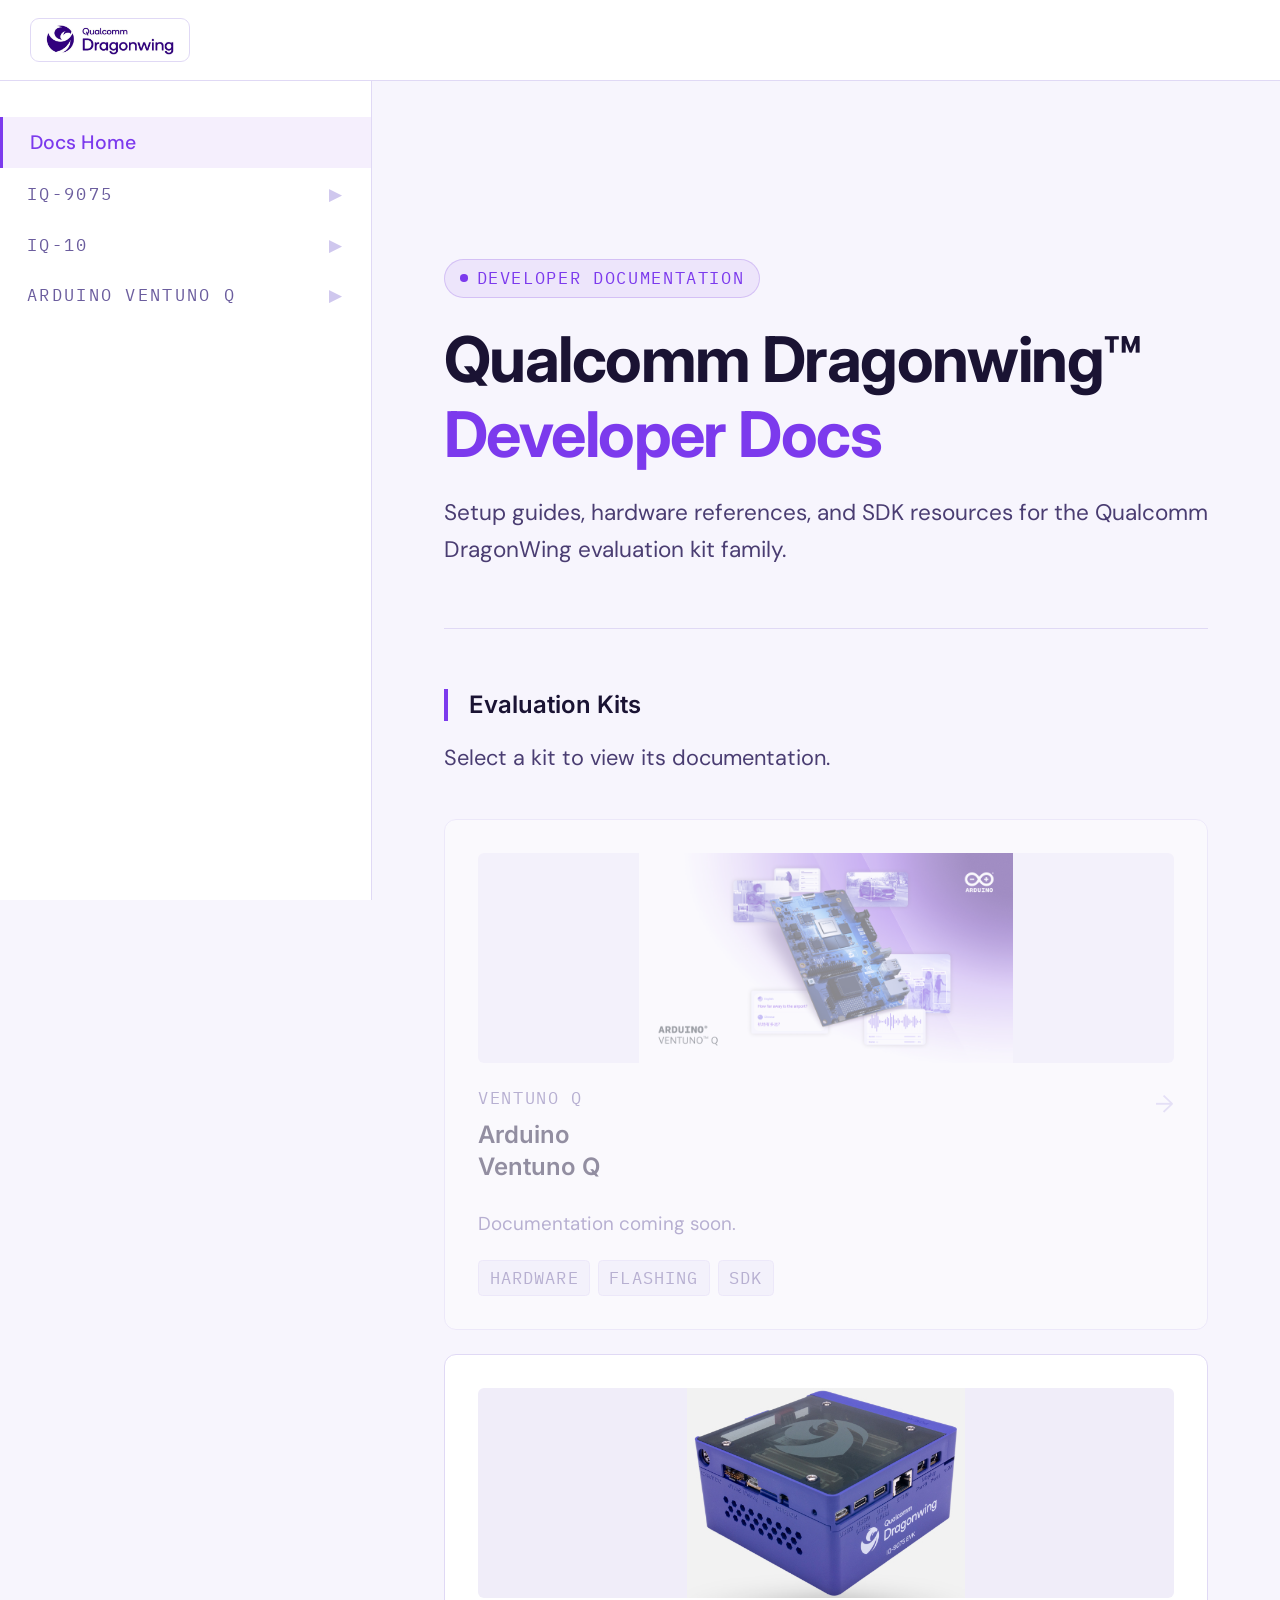
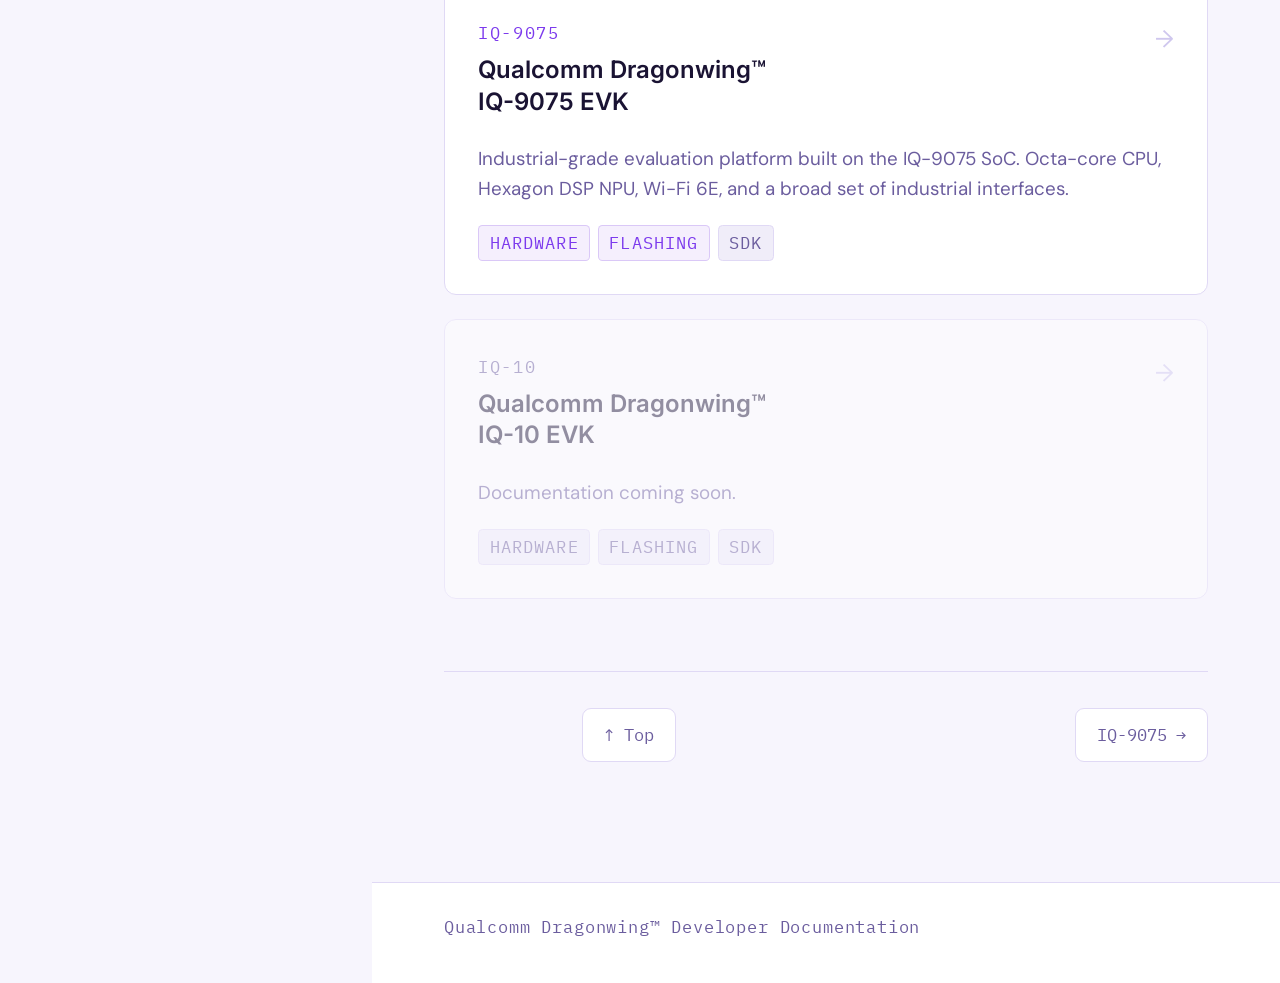
<file: index.html>
<!DOCTYPE html>
<html lang="en">
<head>
  <meta charset="UTF-8">
  <meta name="viewport" content="width=device-width, initial-scale=1.0">
  <title>DragonWing Developer Docs</title>
  <link rel="stylesheet" href="assets/css/docs.css">
</head>
<body>

<!-- Top Nav -->
<nav class="topnav">
  <a class="topnav-brand" href="index.html">
    <img class="topnav-logo" src="old_website_pages/Qualcomm-Dragonwing-logo.jpeg" alt="Qualcomm Dragonwing">
  </a>
  <button class="topnav-hamburger" id="hamburger">☰</button>
</nav>

<div class="page-layout">

  <!-- Sidebar -->
  <nav class="sidebar" id="sidebar"></nav>

  <!-- Main -->
  <div class="main-wrap">
    <main class="main-content">

      <div class="home-hero">
        <div class="chip">Developer Documentation</div>
        <h1>Qualcomm Dragonwing™<br><em>Developer Docs</em></h1>
        <p class="page-subtitle">
          Setup guides, hardware references, and SDK resources for the Qualcomm DragonWing evaluation kit family.
        </p>
      </div>

      <hr class="divider" style="margin-top: 0;">

      <h3>Evaluation Kits</h3>
      <p>Select a kit to view its documentation.</p>

      <div class="kit-grid">

                <!-- Arduino Ventuno Q -->
        <div class="kit-card disabled">
          <img class="kit-card-img" src="old_website_pages/ventunoQ.jpeg" alt="IQ-9075 EVK box">
          <div class="kit-card-header">
            <div>
              <div class="kit-name">Ventuno Q</div>
              <div class="kit-title">Arduino<br>Ventuno Q</div>
            </div>
            <span class="kit-arrow">→</span>
          </div>
          <p class="kit-desc">
            Documentation coming soon.
          </p>
          <div class="kit-tags">
            <span class="kit-tag">Hardware</span>
            <span class="kit-tag">Flashing</span>
            <span class="kit-tag">SDK</span>
          </div>
        </div>


        <!-- IQ-9075 -->
        <a class="kit-card" href="iq9/index.html">
          <img class="kit-card-img" src="old_website_pages/9075-EVK-Box.jpg" alt="IQ-9075 EVK box">
          <div class="kit-card-header">
            <div>
              <div class="kit-name">IQ-9075</div>
              <div class="kit-title">Qualcomm Dragonwing™<br>IQ-9075 EVK</div>
            </div>
            <span class="kit-arrow">→</span>
          </div>
          <p class="kit-desc">
            Industrial-grade evaluation platform built on the IQ-9075 SoC. Octa-core CPU, Hexagon DSP NPU, Wi-Fi 6E, and a broad set of industrial interfaces.
          </p>
          <div class="kit-tags">
            <span class="kit-tag active">Hardware</span>
            <span class="kit-tag active">Flashing</span>
            <span class="kit-tag">SDK</span>
          </div>
        </a>

        <!-- IQ-10 -->
        <div class="kit-card disabled">
          <div class="kit-card-header">
            <div>
              <div class="kit-name">IQ-10</div>
              <div class="kit-title">Qualcomm Dragonwing™<br>IQ-10 EVK</div>
            </div>
            <span class="kit-arrow">→</span>
          </div>
          <p class="kit-desc">
            Documentation coming soon.
          </p>
          <div class="kit-tags">
            <span class="kit-tag">Hardware</span>
            <span class="kit-tag">Flashing</span>
            <span class="kit-tag">SDK</span>
          </div>
        </div>
        


      </div>

      <div class="bottom-nav">
        <span class="bottom-nav-spacer"></span>
        <a class="bottom-nav-link scroll-top" href="#" onclick="window.scrollTo({top:0,behavior:'smooth'});return false;">↑ Top</a>
        <a class="bottom-nav-link next" href="iq9/index.html"><span class="nav-label">IQ-9075</span> →</a>
      </div>

    </main>
  </div>
</div>

<footer class="page-footer">
  <p>Qualcomm Dragonwing™ Developer Documentation</p>
</footer>

<script>
  window.DOCS_ROOT    = '.';
  window.DOCS_NAV_KEY = 'home';
</script>
<script src="assets/js/nav.js"></script>
</body>
</html>
</file>
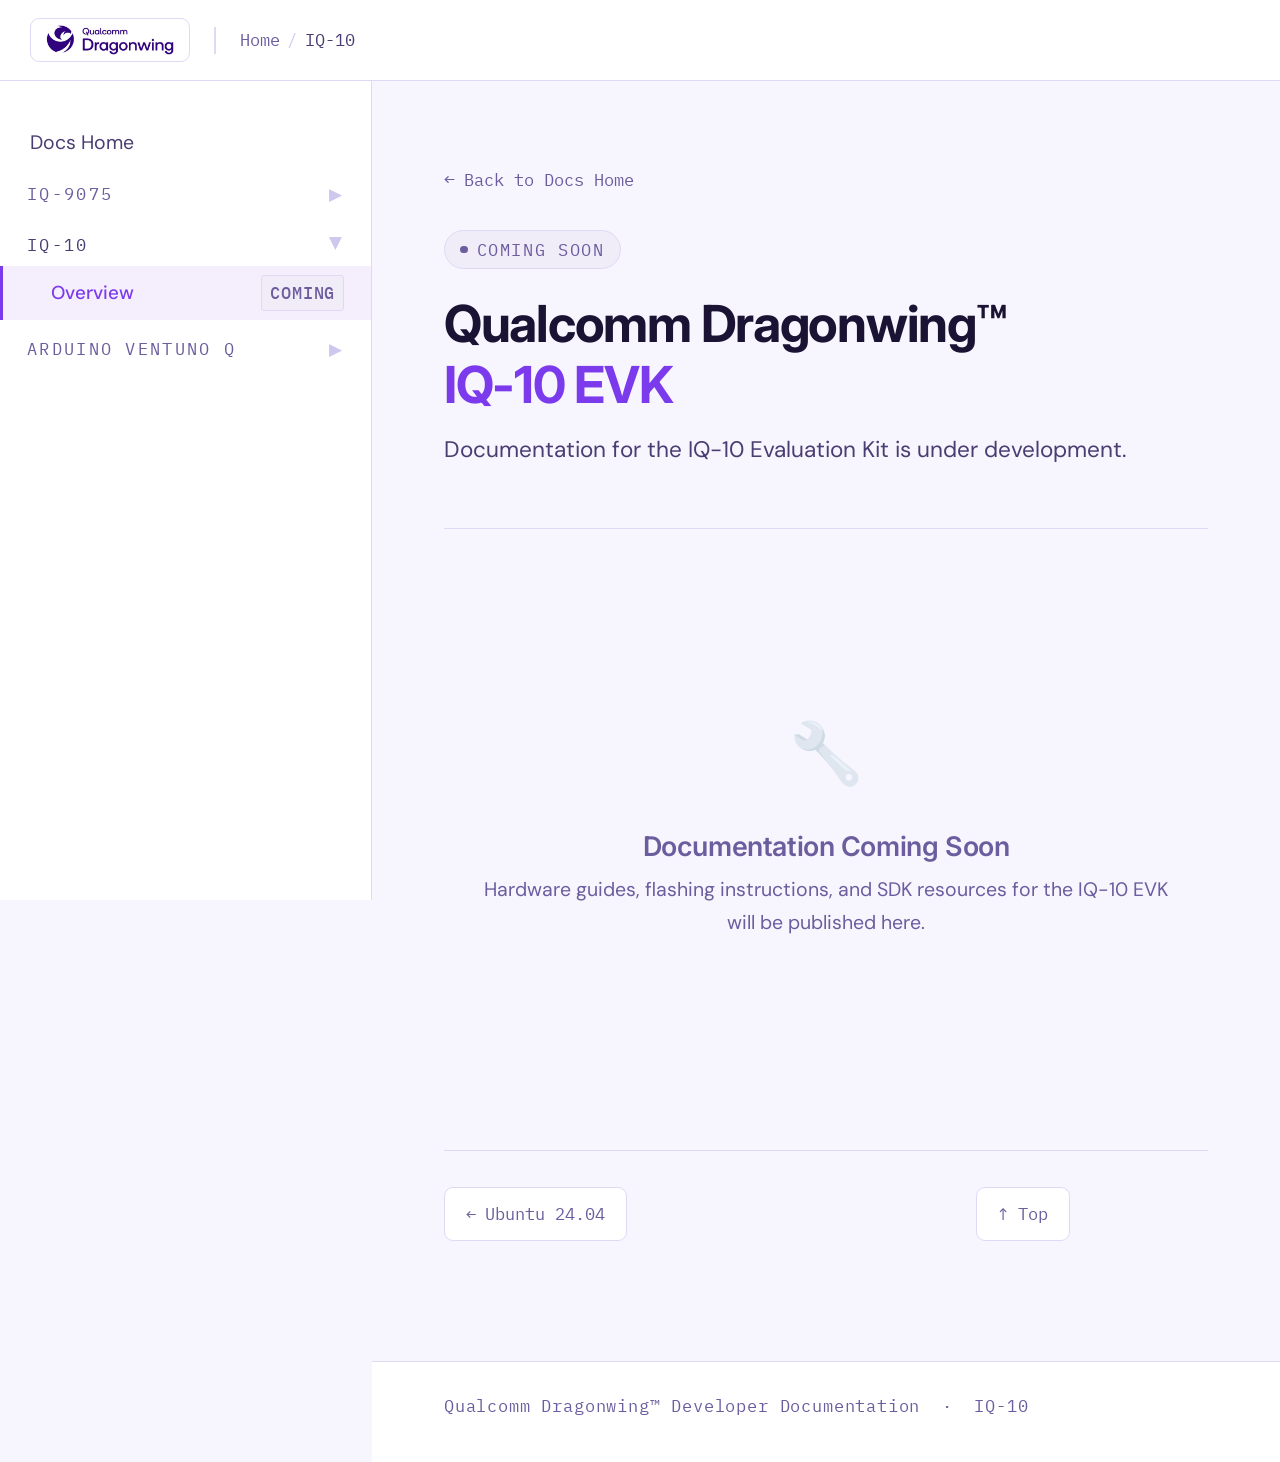
<file: iq10/index.html>
<!DOCTYPE html>
<html lang="en">
<head>
  <meta charset="UTF-8">
  <meta name="viewport" content="width=device-width, initial-scale=1.0">
  <title>IQ-10 EVK — DragonWing Docs</title>
  <link rel="stylesheet" href="../assets/css/docs.css">
</head>
<body>

<!-- Top Nav -->
<nav class="topnav">
  <a class="topnav-brand" href="../index.html">
    <img class="topnav-logo" src="../old_website_pages/Qualcomm-Dragonwing-logo.jpeg" alt="Qualcomm Dragonwing">
  </a>
  <div class="topnav-sep"></div>
  <div class="topnav-breadcrumb">
    <a href="../index.html">Home</a>
    <span class="crumb-sep">/</span>
    <span class="crumb-current">IQ-10</span>
  </div>
  <button class="topnav-hamburger" id="hamburger">☰</button>
</nav>

<div class="page-layout">

  <!-- Sidebar -->
  <nav class="sidebar" id="sidebar"></nav>

  <!-- Main -->
  <div class="main-wrap">
    <main class="main-content">

      <a class="back-btn" href="../index.html"><span class="back-arrow">←</span> Back to Docs Home</a>

      <div class="page-header">
        <div class="chip muted">Coming Soon</div>
        <h1>Qualcomm Dragonwing™<br><em>IQ-10 EVK</em></h1>
        <p class="page-subtitle">
          Documentation for the IQ-10 Evaluation Kit is under development.
        </p>
      </div>

      <div class="coming-soon">
        <div class="coming-soon-icon">🔧</div>
        <h2>Documentation Coming Soon</h2>
        <p>Hardware guides, flashing instructions, and SDK resources for the IQ-10 EVK will be published here.</p>
      </div>

      <div class="bottom-nav">
        <a class="bottom-nav-link prev" href="../iq9/flashing/ubuntu.html">← <span class="nav-label">Ubuntu 24.04</span></a>
        <a class="bottom-nav-link scroll-top" href="#" onclick="window.scrollTo({top:0,behavior:'smooth'});return false;">↑ Top</a>
        <span class="bottom-nav-spacer"></span>
      </div>

    </main>
  </div>
</div>

<footer class="page-footer">
  <p>Qualcomm Dragonwing™ Developer Documentation &nbsp;·&nbsp; IQ-10</p>
</footer>

<script>
  window.DOCS_ROOT    = '..';
  window.DOCS_NAV_KEY = 'iq10-overview';
</script>
<script src="../assets/js/nav.js"></script>
</body>
</html>
</file>
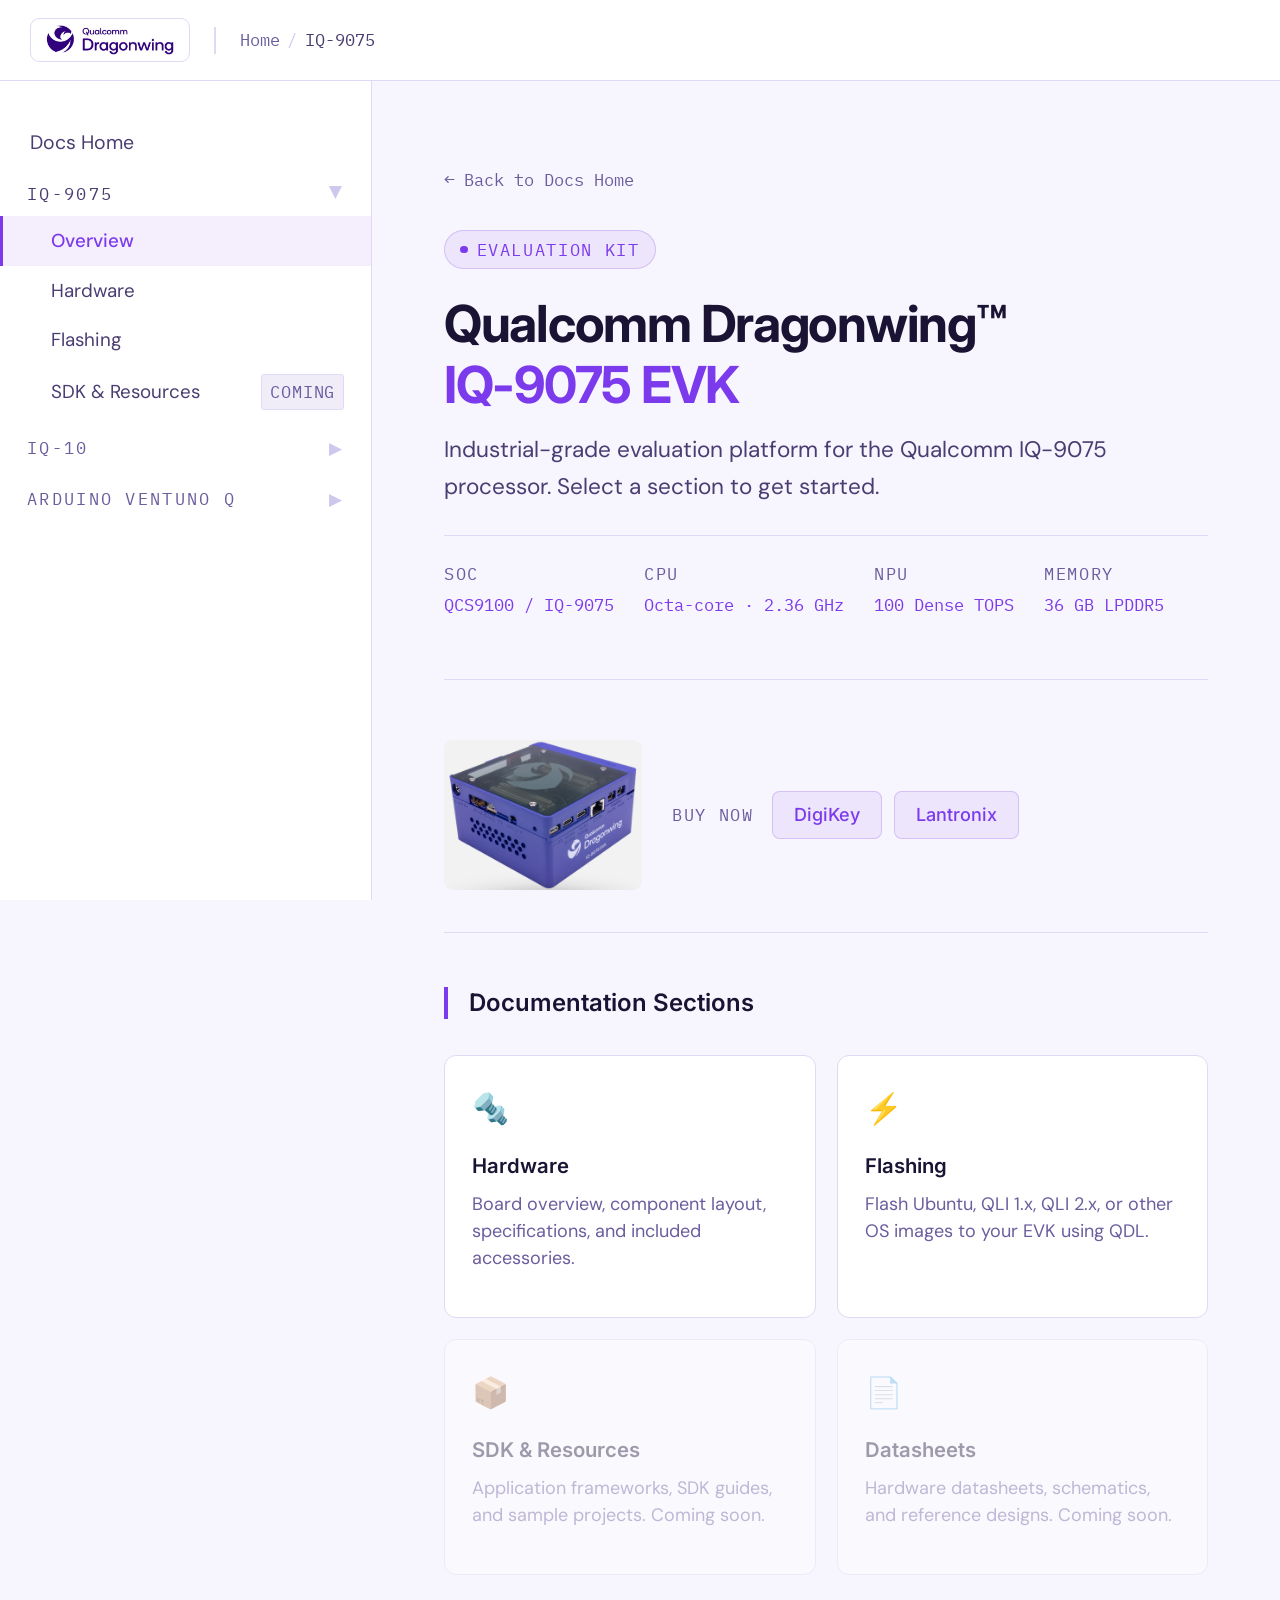
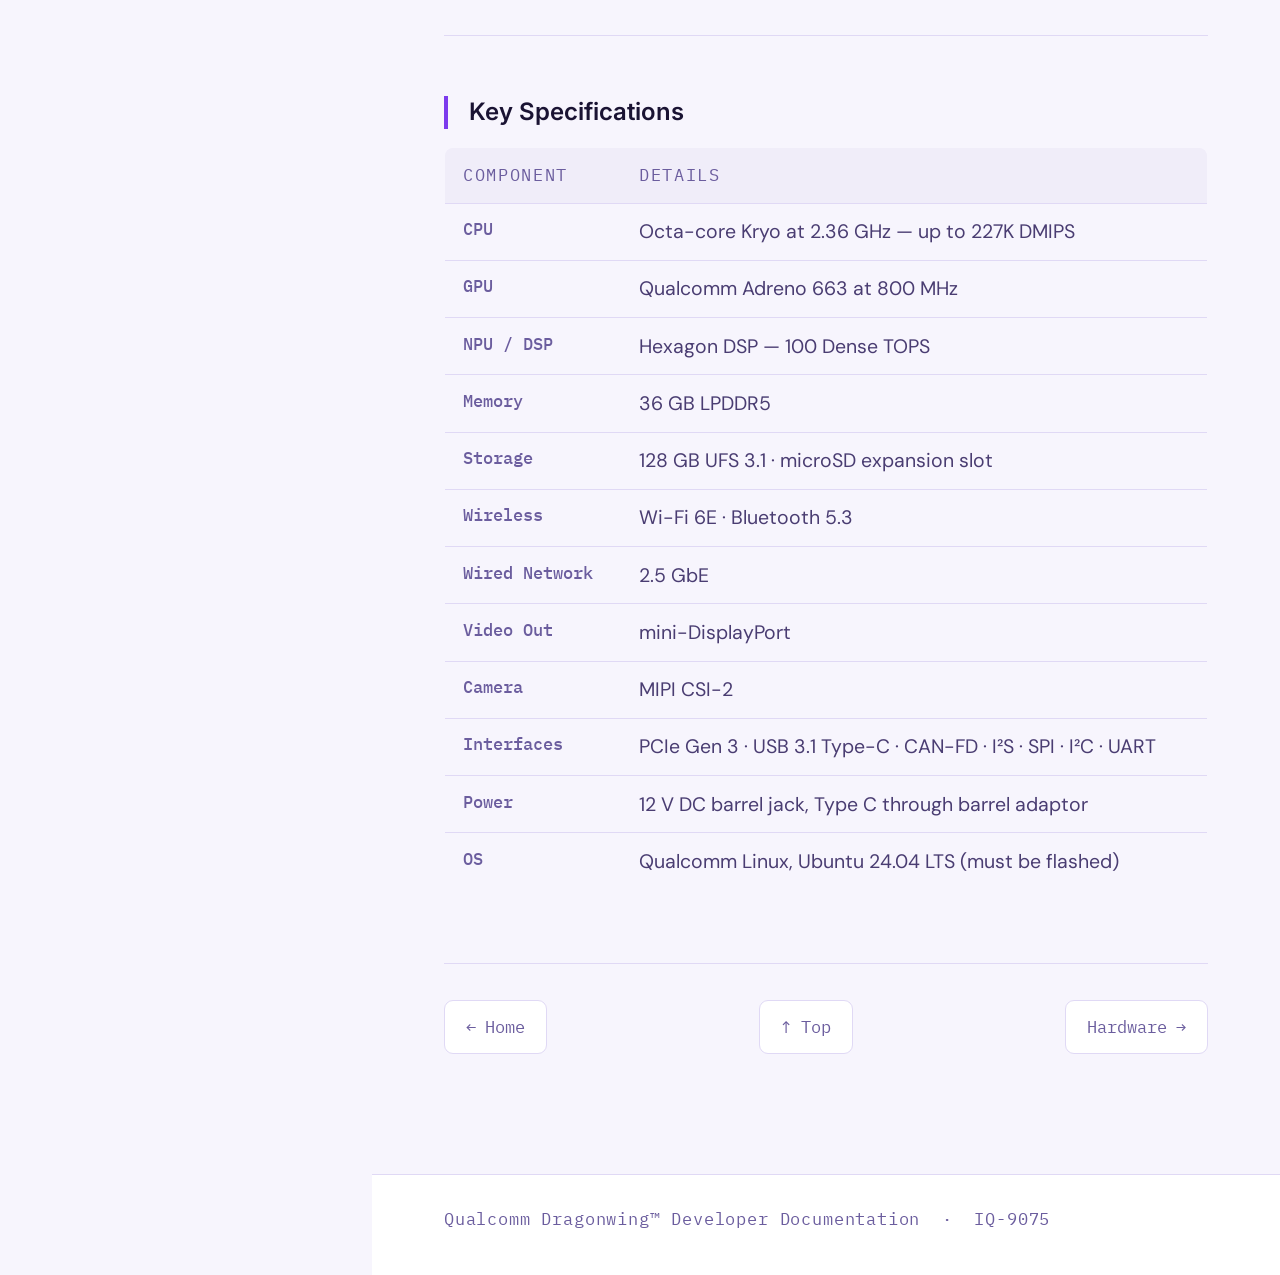
<file: iq9/index.html>
<!DOCTYPE html>
<html lang="en">
<head>
  <meta charset="UTF-8">
  <meta name="viewport" content="width=device-width, initial-scale=1.0">
  <title>IQ-9075 EVK — DragonWing Docs</title>
  <link rel="stylesheet" href="../assets/css/docs.css">
</head>
<body>

<!-- Top Nav -->
<nav class="topnav">
  <a class="topnav-brand" href="../index.html">
    <img class="topnav-logo" src="../old_website_pages/Qualcomm-Dragonwing-logo.jpeg" alt="Qualcomm Dragonwing">
  </a>
  <div class="topnav-sep"></div>
  <div class="topnav-breadcrumb">
    <a href="../index.html">Home</a>
    <span class="crumb-sep">/</span>
    <span class="crumb-current">IQ-9075</span>
  </div>
  <button class="topnav-hamburger" id="hamburger">☰</button>
</nav>

<div class="page-layout">

  <!-- Sidebar -->
  <nav class="sidebar" id="sidebar"></nav>

  <!-- Main -->
  <div class="main-wrap">
    <main class="main-content">

      <a class="back-btn" href="../index.html"><span class="back-arrow">←</span> Back to Docs Home</a>

      <div class="page-header">
        <div class="chip">Evaluation Kit</div>
        <h1>Qualcomm Dragonwing™<br><em>IQ-9075 EVK</em></h1>
        <p class="page-subtitle">
          Industrial-grade evaluation platform for the Qualcomm IQ-9075 processor. Select a section to get started.
        </p>
        <div class="meta-row">
          <div class="meta-item">
            <span class="meta-label">SoC</span>
            <span class="meta-value">QCS9100 / IQ-9075</span>
          </div>
          <div class="meta-item">
            <span class="meta-label">CPU</span>
            <span class="meta-value">Octa-core · 2.36 GHz</span>
          </div>
          <div class="meta-item">
            <span class="meta-label">NPU</span>
            <span class="meta-value">100 Dense TOPS</span>
          </div>
          <div class="meta-item">
            <span class="meta-label">Memory</span>
            <span class="meta-value">36 GB LPDDR5</span>
          </div>
        </div>
        <hr class="divider">
        <div style="display:flex; align-items:center; margin-top:16px; gap:20px;">
          <img src="../old_website_pages/9075-EVK-Box.jpg" alt="IQ-9075 EVK" style="height:100px; width:auto; object-fit:contain; border-radius:6px; flex-shrink:0;">
          <div class="buy-row" style="margin-top:0;">
            <span class="buy-label">Buy now</span>
            <a class="buy-btn" href="https://www.digikey.com/en/products/detail/qualcomm/65-75699-810/29182479" target="_blank">DigiKey</a>
            <a class="buy-btn" href="https://estore.lantronix.com/collections/product-development-kits/products/open-q-9075iq-evk" target="_blank">Lantronix</a>
          </div>
        </div>
      </div>

      <h3>Documentation Sections</h3>

      <div class="hub-grid">

        <a class="hub-card" href="hardware.html">
          <span class="hub-card-icon">🔩</span>
          <div class="hub-card-title">Hardware</div>
          <p class="hub-card-desc">Board overview, component layout, specifications, and included accessories.</p>
        </a>

        <a class="hub-card" href="flashing/index.html">
          <span class="hub-card-icon">⚡</span>
          <div class="hub-card-title">Flashing</div>
          <p class="hub-card-desc">Flash Ubuntu, QLI 1.x, QLI 2.x, or other OS images to your EVK using QDL.</p>
        </a>

        <div class="hub-card disabled">
          <span class="hub-card-icon">📦</span>
          <div class="hub-card-title">SDK &amp; Resources</div>
          <p class="hub-card-desc">Application frameworks, SDK guides, and sample projects. Coming soon.</p>
        </div>

        <div class="hub-card disabled">
          <span class="hub-card-icon">📄</span>
          <div class="hub-card-title">Datasheets</div>
          <p class="hub-card-desc">Hardware datasheets, schematics, and reference designs. Coming soon.</p>
        </div>

      </div>

      <hr class="divider">

      <h3>Key Specifications</h3>

      <table class="doc-table">
        <thead>
          <tr>
            <th>Component</th>
            <th>Details</th>
          </tr>
        </thead>
        <tbody>
          <tr><td>CPU</td><td>Octa-core Kryo at 2.36 GHz — up to 227K DMIPS</td></tr>
          <tr><td>GPU</td><td>Qualcomm Adreno 663 at 800 MHz</td></tr>
          <tr><td>NPU / DSP</td><td>Hexagon DSP — 100 Dense TOPS</td></tr>
          <tr><td>Memory</td><td>36 GB LPDDR5</td></tr>
          <tr><td>Storage</td><td>128 GB UFS 3.1 · microSD expansion slot</td></tr>
          <tr><td>Wireless</td><td>Wi-Fi 6E · Bluetooth 5.3</td></tr>
          <tr><td>Wired Network</td><td>2.5 GbE</td></tr>
          <tr><td>Video Out</td><td>mini-DisplayPort</td></tr>
          <tr><td>Camera</td><td>MIPI CSI-2</td></tr>
          <tr><td>Interfaces</td><td>PCIe Gen 3 · USB 3.1 Type-C · CAN-FD · I²S · SPI · I²C · UART</td></tr>
          <tr><td>Power</td><td>12 V DC barrel jack, Type C through barrel adaptor</td></tr>
          <tr><td>OS</td><td>Qualcomm Linux, Ubuntu 24.04 LTS (must be flashed)</td></tr>
        </tbody>
      </table>

      <div class="bottom-nav">
        <a class="bottom-nav-link prev" href="../index.html">← <span class="nav-label">Home</span></a>
        <a class="bottom-nav-link scroll-top" href="#" onclick="window.scrollTo({top:0,behavior:'smooth'});return false;">↑ Top</a>
        <a class="bottom-nav-link next" href="hardware.html"><span class="nav-label">Hardware</span> →</a>
      </div>

    </main>
  </div>
</div>

<footer class="page-footer">
  <p>Qualcomm Dragonwing™ Developer Documentation &nbsp;·&nbsp; IQ-9075</p>
</footer>

<script>
  window.DOCS_ROOT    = '..';
  window.DOCS_NAV_KEY = 'iq9-overview';
</script>
<script src="../assets/js/nav.js"></script>
</body>
</html>
</file>
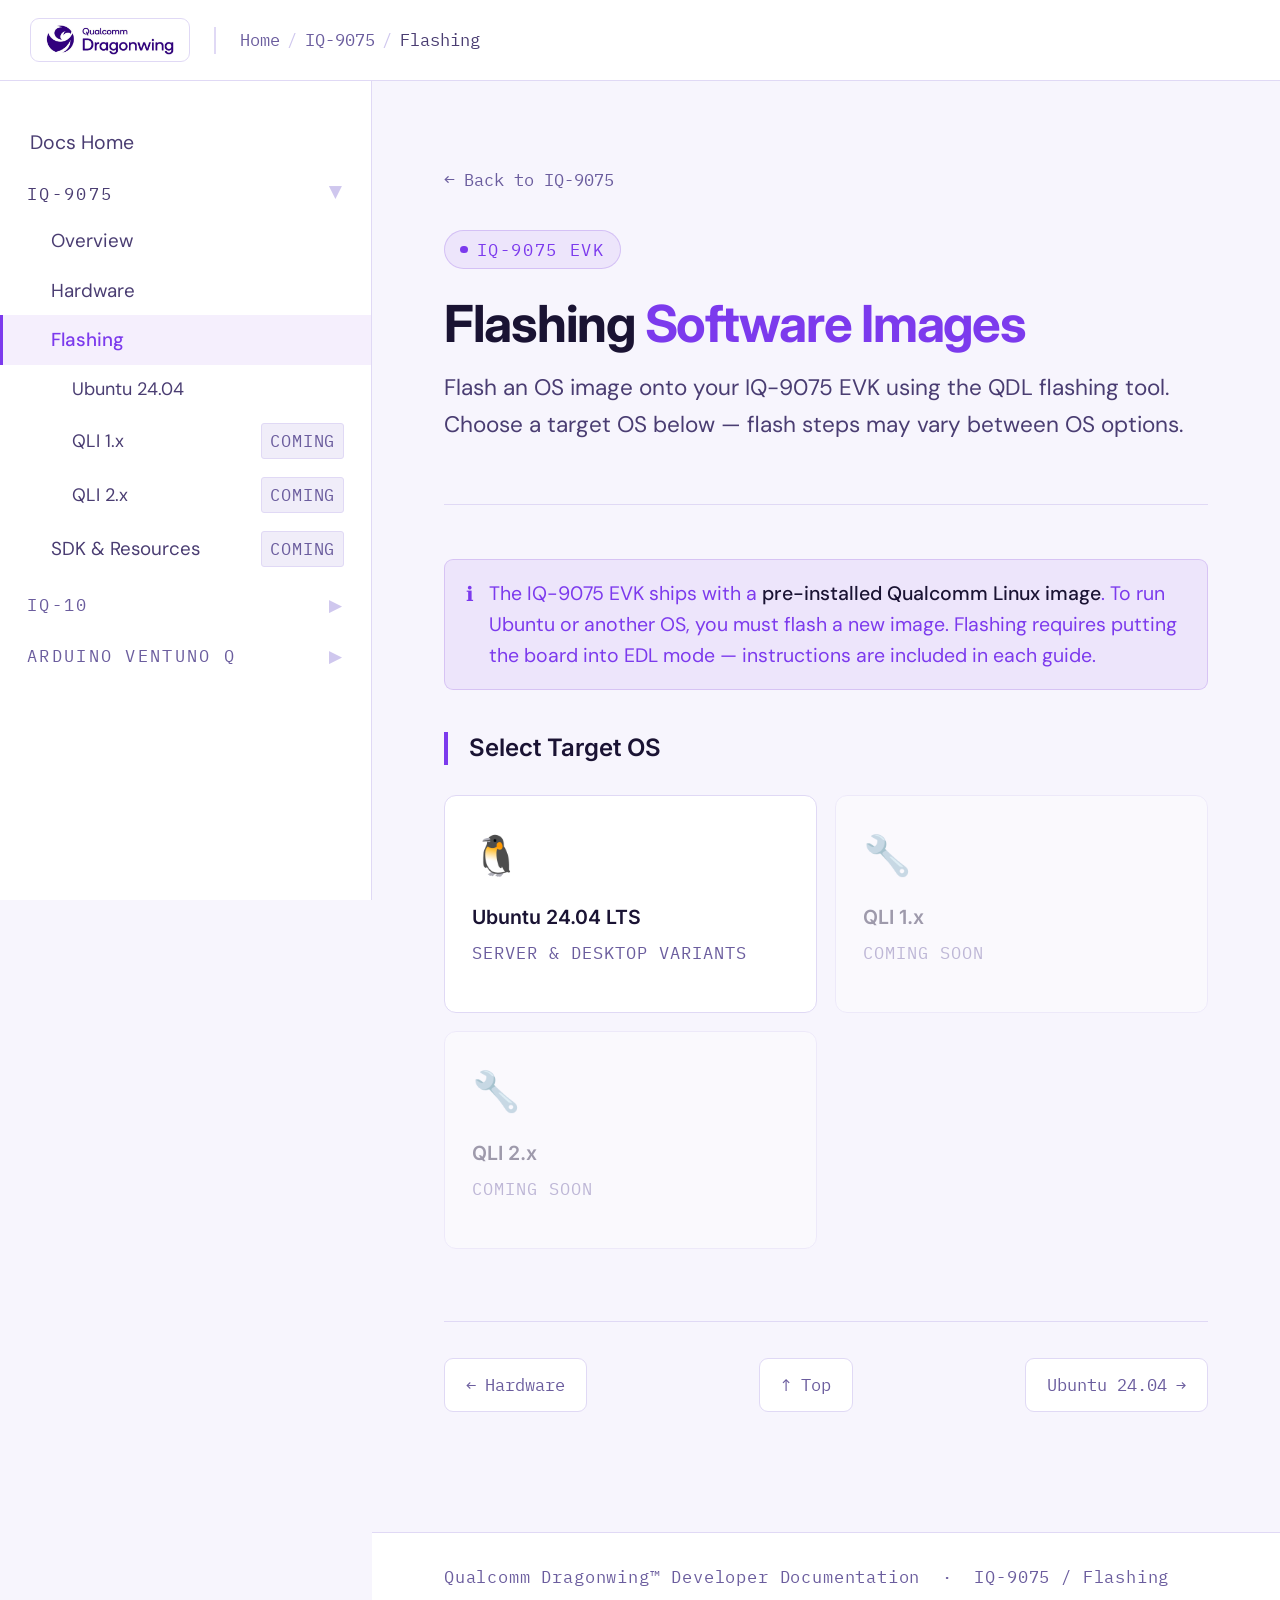
<file: iq9/flashing/index.html>
<!DOCTYPE html>
<html lang="en">
<head>
  <meta charset="UTF-8">
  <meta name="viewport" content="width=device-width, initial-scale=1.0">
  <title>Flashing — IQ-9075 EVK</title>
  <link rel="stylesheet" href="../../assets/css/docs.css">
</head>
<body>

<!-- Top Nav -->
<nav class="topnav">
  <a class="topnav-brand" href="../../index.html">
    <img class="topnav-logo" src="../../old_website_pages/Qualcomm-Dragonwing-logo.jpeg" alt="Qualcomm Dragonwing">
  </a>
  <div class="topnav-sep"></div>
  <div class="topnav-breadcrumb">
    <a href="../../index.html">Home</a>
    <span class="crumb-sep">/</span>
    <a href="../index.html">IQ-9075</a>
    <span class="crumb-sep">/</span>
    <span class="crumb-current">Flashing</span>
  </div>
  <button class="topnav-hamburger" id="hamburger">☰</button>
</nav>

<div class="page-layout">

  <!-- Sidebar -->
  <nav class="sidebar" id="sidebar"></nav>

  <!-- Main -->
  <div class="main-wrap">
    <main class="main-content">

      <a class="back-btn" href="../index.html"><span class="back-arrow">←</span> Back to IQ-9075</a>

      <div class="page-header">
        <div class="chip">IQ-9075 EVK</div>
        <h1>Flashing <em>Software Images</em></h1>
        <p class="page-subtitle">
          Flash an OS image onto your IQ-9075 EVK using the QDL flashing tool. Choose a target OS below — flash steps may vary between OS options.
        </p>
      </div>

      <div class="callout info">
        <span class="callout-icon">ℹ</span>
        <span>
          The IQ-9075 EVK ships with a <strong>pre-installed Qualcomm Linux image</strong>. To run Ubuntu or another OS, you must flash a new image. Flashing requires putting the board into EDL mode — instructions are included in each guide.
        </span>
      </div>

      <h3>Select Target OS</h3>

      <div class="os-grid">

        <a class="os-card" href="ubuntu.html">
          <div class="os-card-icon">🐧</div>
          <div class="os-card-name">Ubuntu 24.04 LTS</div>
          <p class="os-card-detail">SERVER &amp; DESKTOP VARIANTS</p>
        </a>

        <div class="os-card disabled">
          <div class="os-card-icon">🔧</div>
          <div class="os-card-name">QLI 1.x</div>
          <p class="os-card-detail">COMING SOON</p>
        </div>

        <div class="os-card disabled">
          <div class="os-card-icon">🔧</div>
          <div class="os-card-name">QLI 2.x</div>
          <p class="os-card-detail">COMING SOON</p>
        </div>

      </div>

      <div class="bottom-nav">
        <a class="bottom-nav-link prev" href="../hardware.html">← <span class="nav-label">Hardware</span></a>
        <a class="bottom-nav-link scroll-top" href="#" onclick="window.scrollTo({top:0,behavior:'smooth'});return false;">↑ Top</a>
        <a class="bottom-nav-link next" href="ubuntu.html"><span class="nav-label">Ubuntu 24.04</span> →</a>
      </div>

    </main>
  </div>
</div>

<footer class="page-footer">
  <p>Qualcomm Dragonwing™ Developer Documentation &nbsp;·&nbsp; IQ-9075 / Flashing</p>
</footer>

<script>
  window.DOCS_ROOT    = '../..';
  window.DOCS_NAV_KEY = 'iq9-flashing';
</script>
<script src="../../assets/js/nav.js"></script>
</body>
</html>
</file>
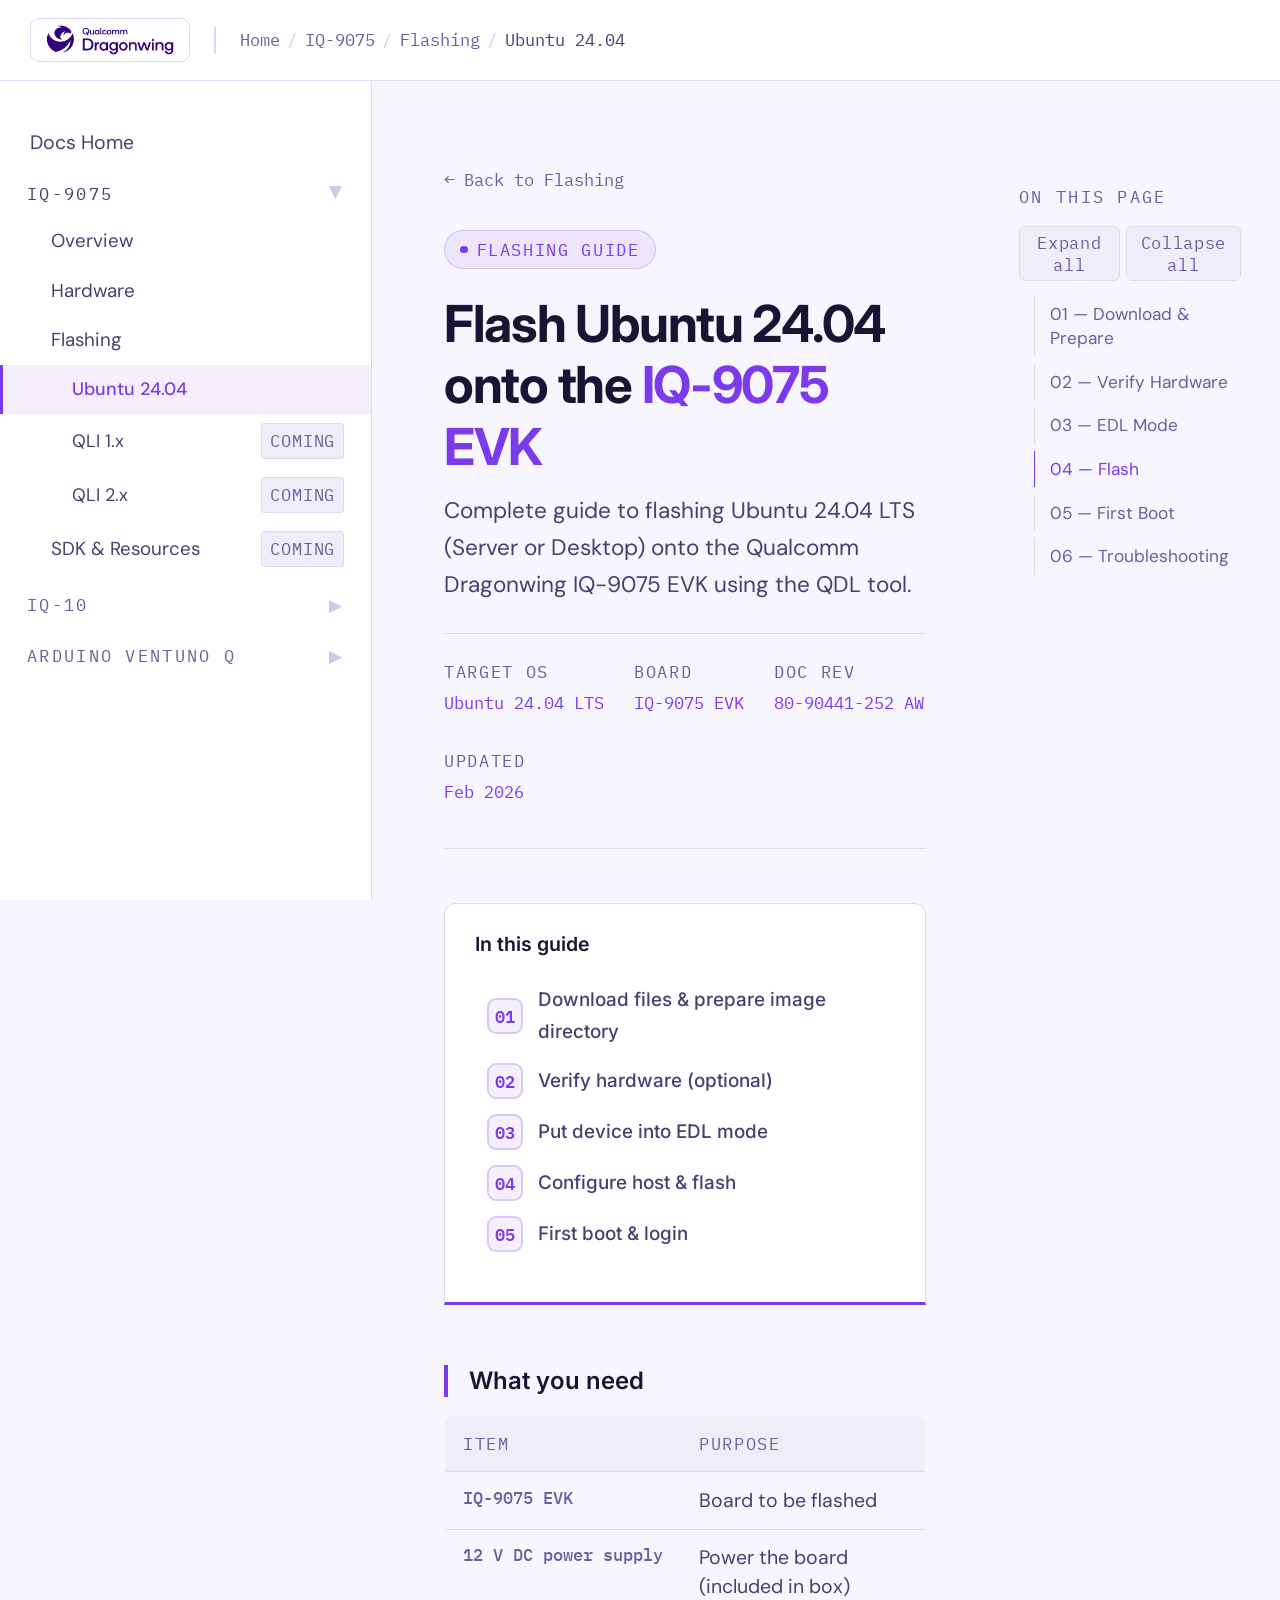
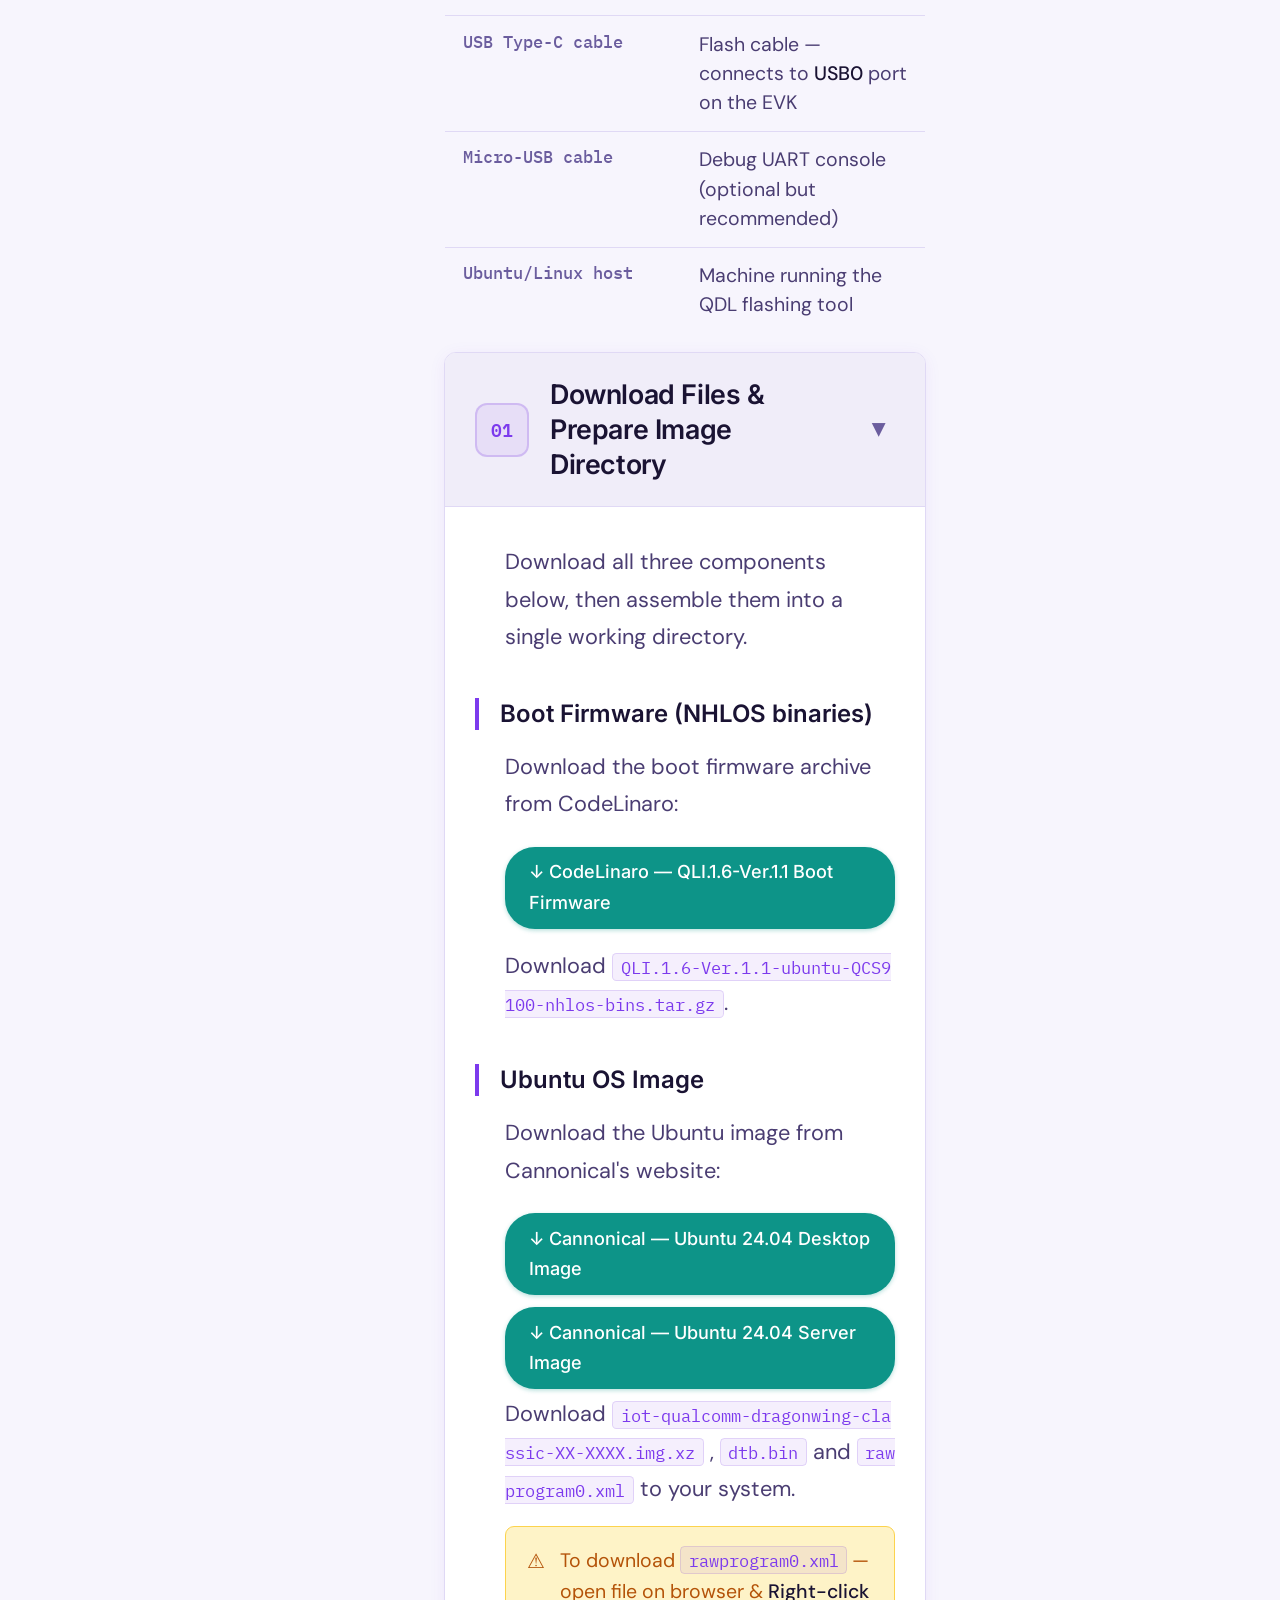
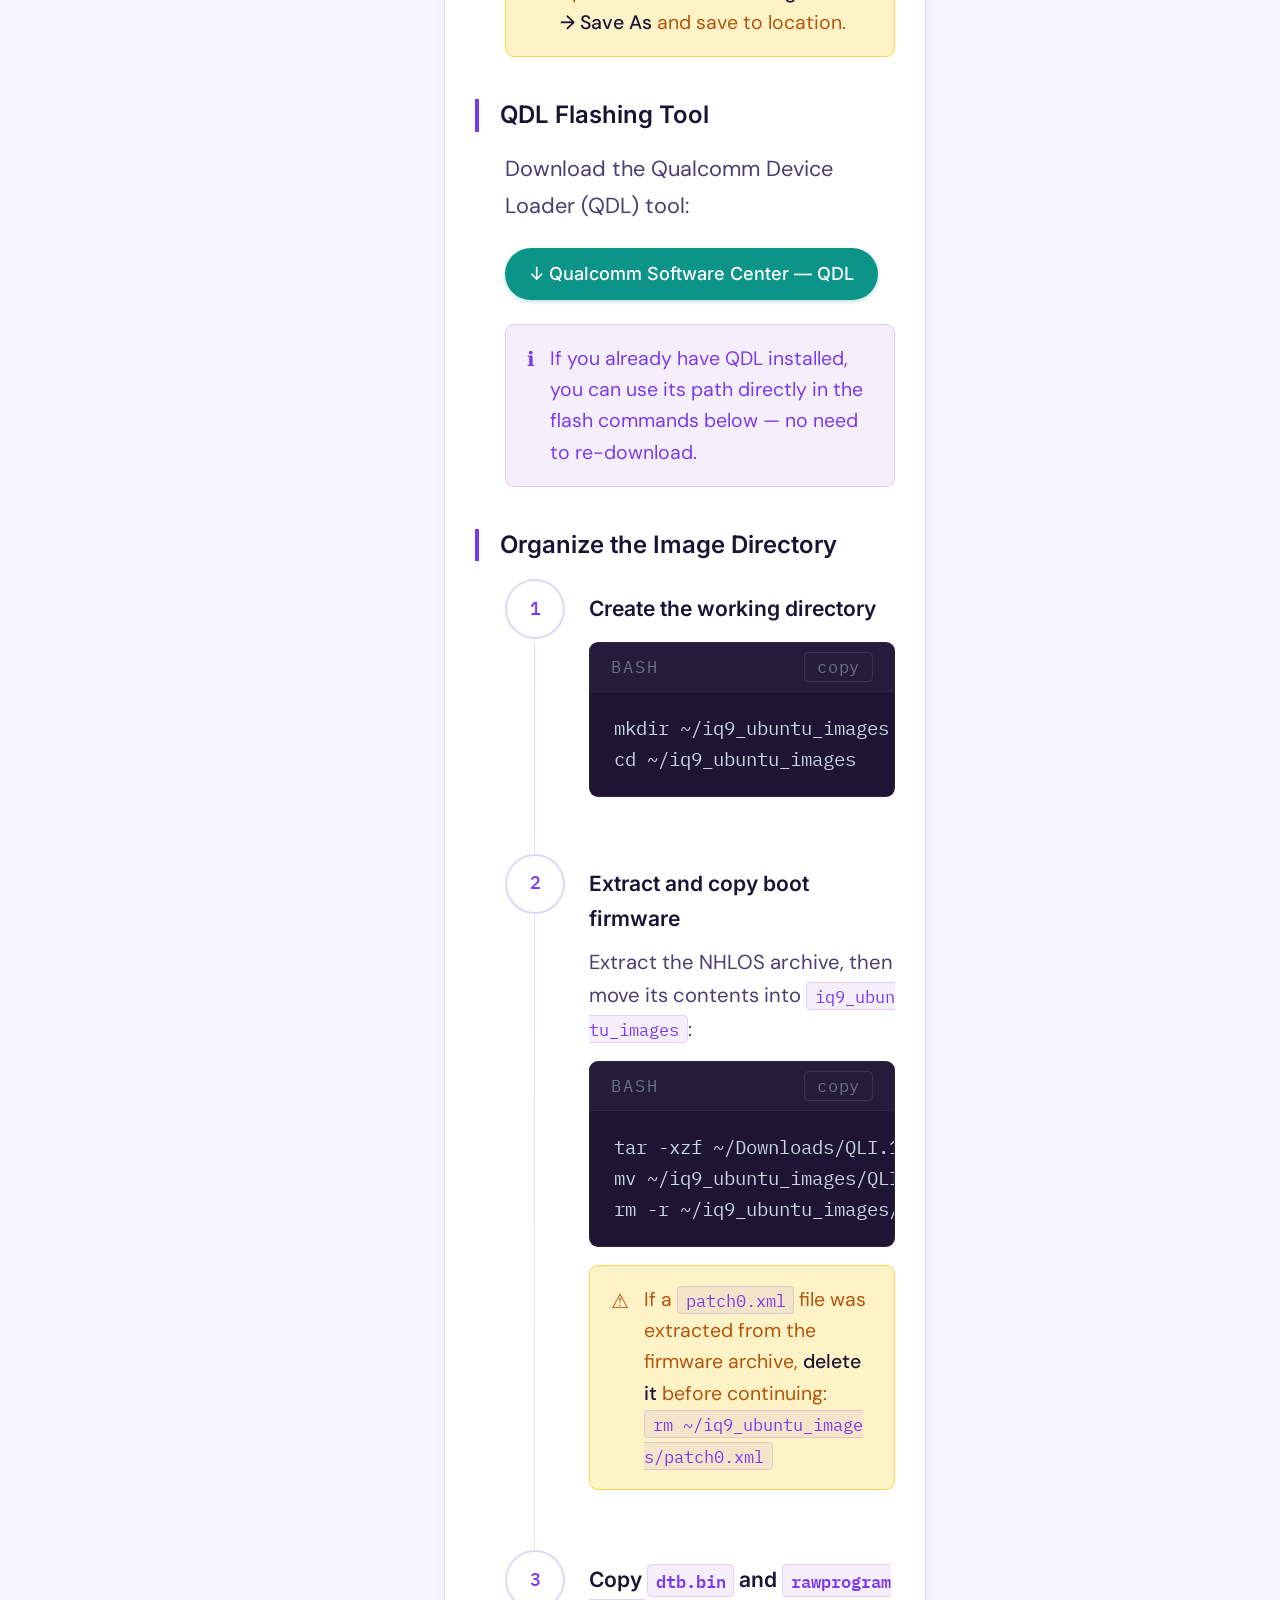
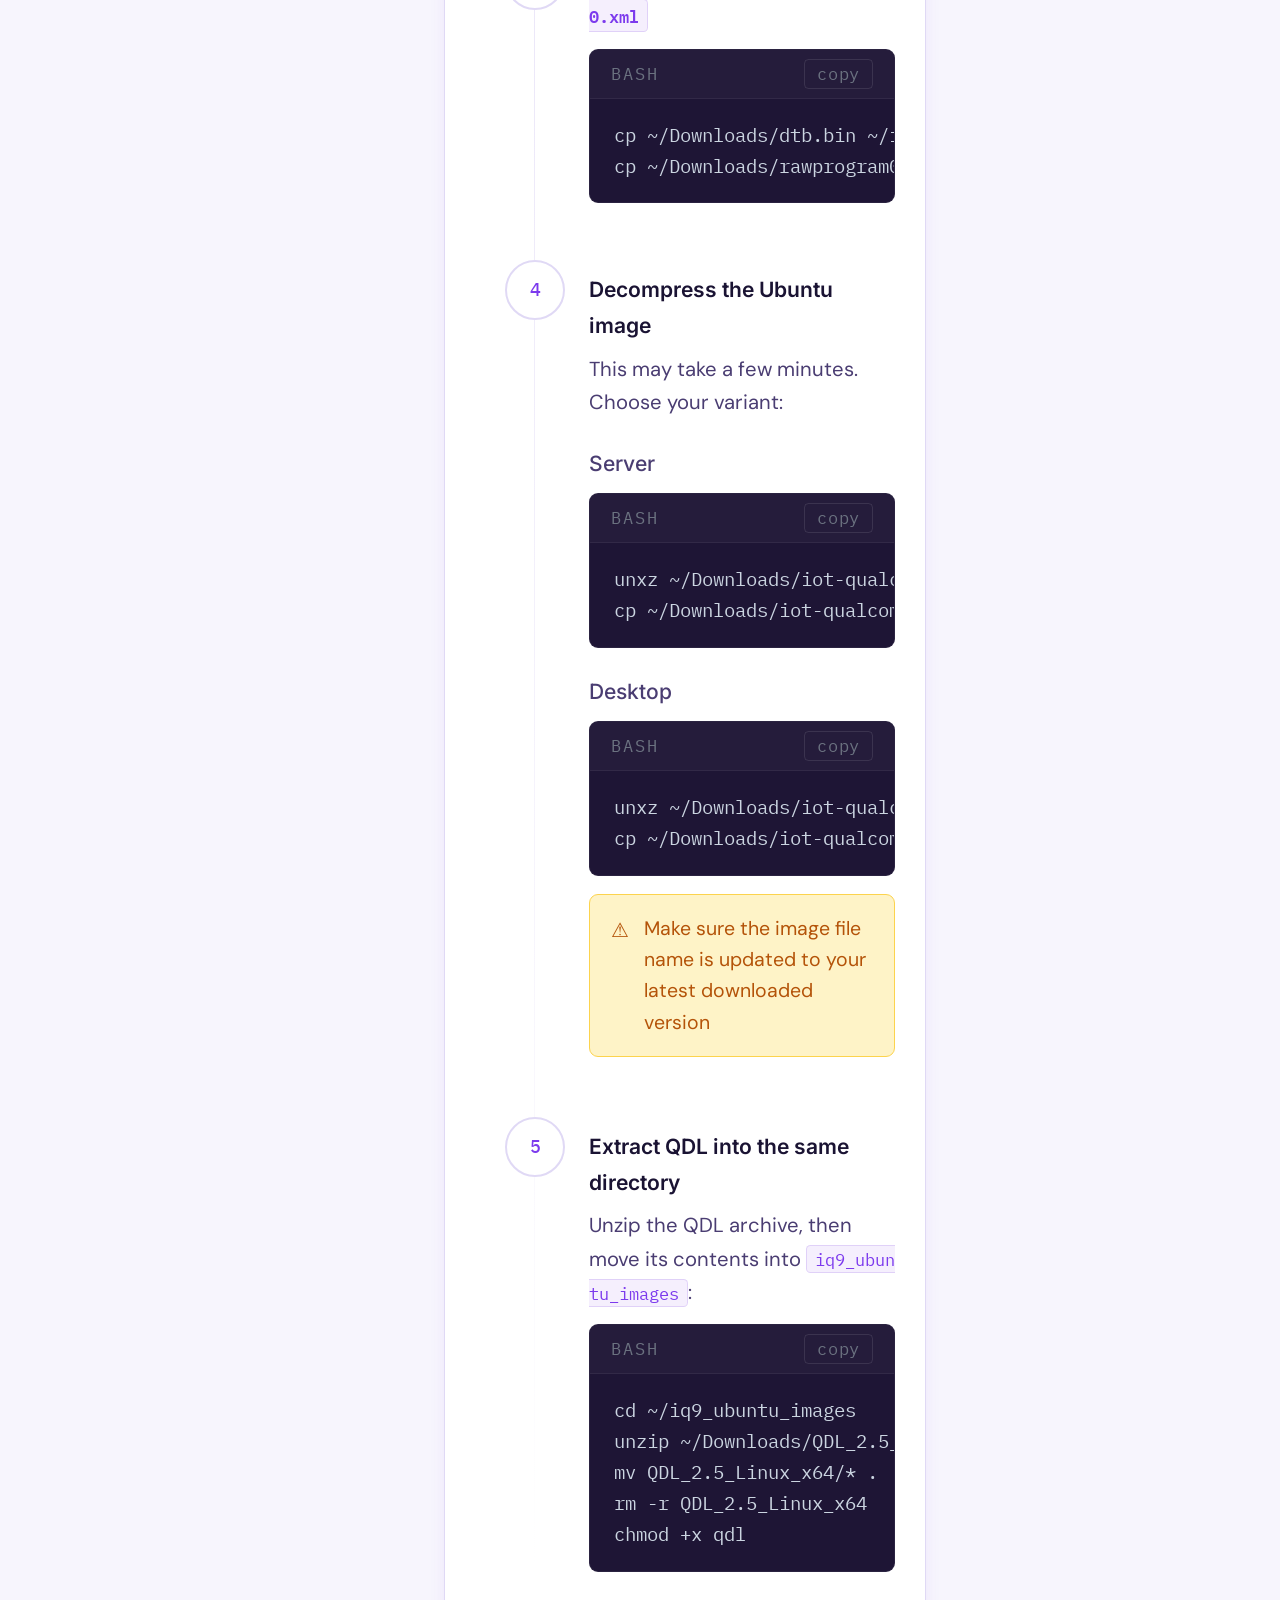
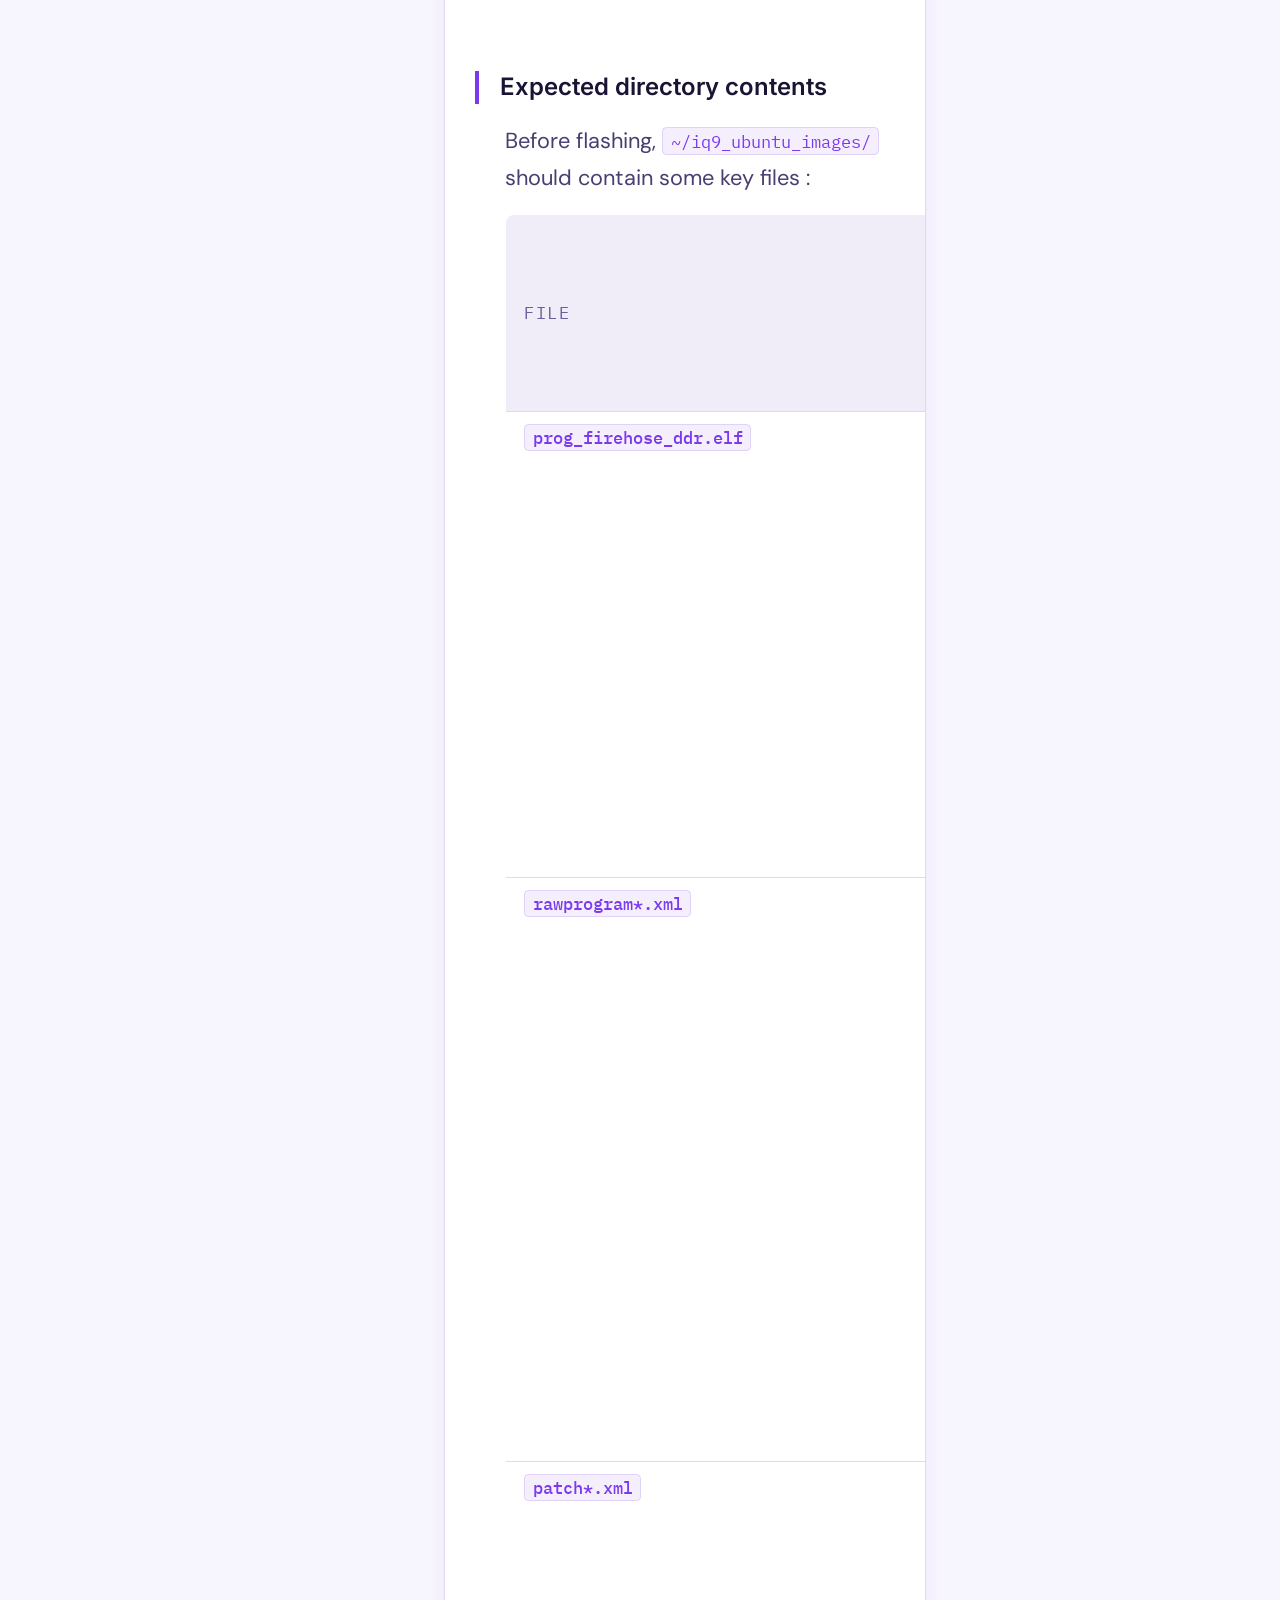
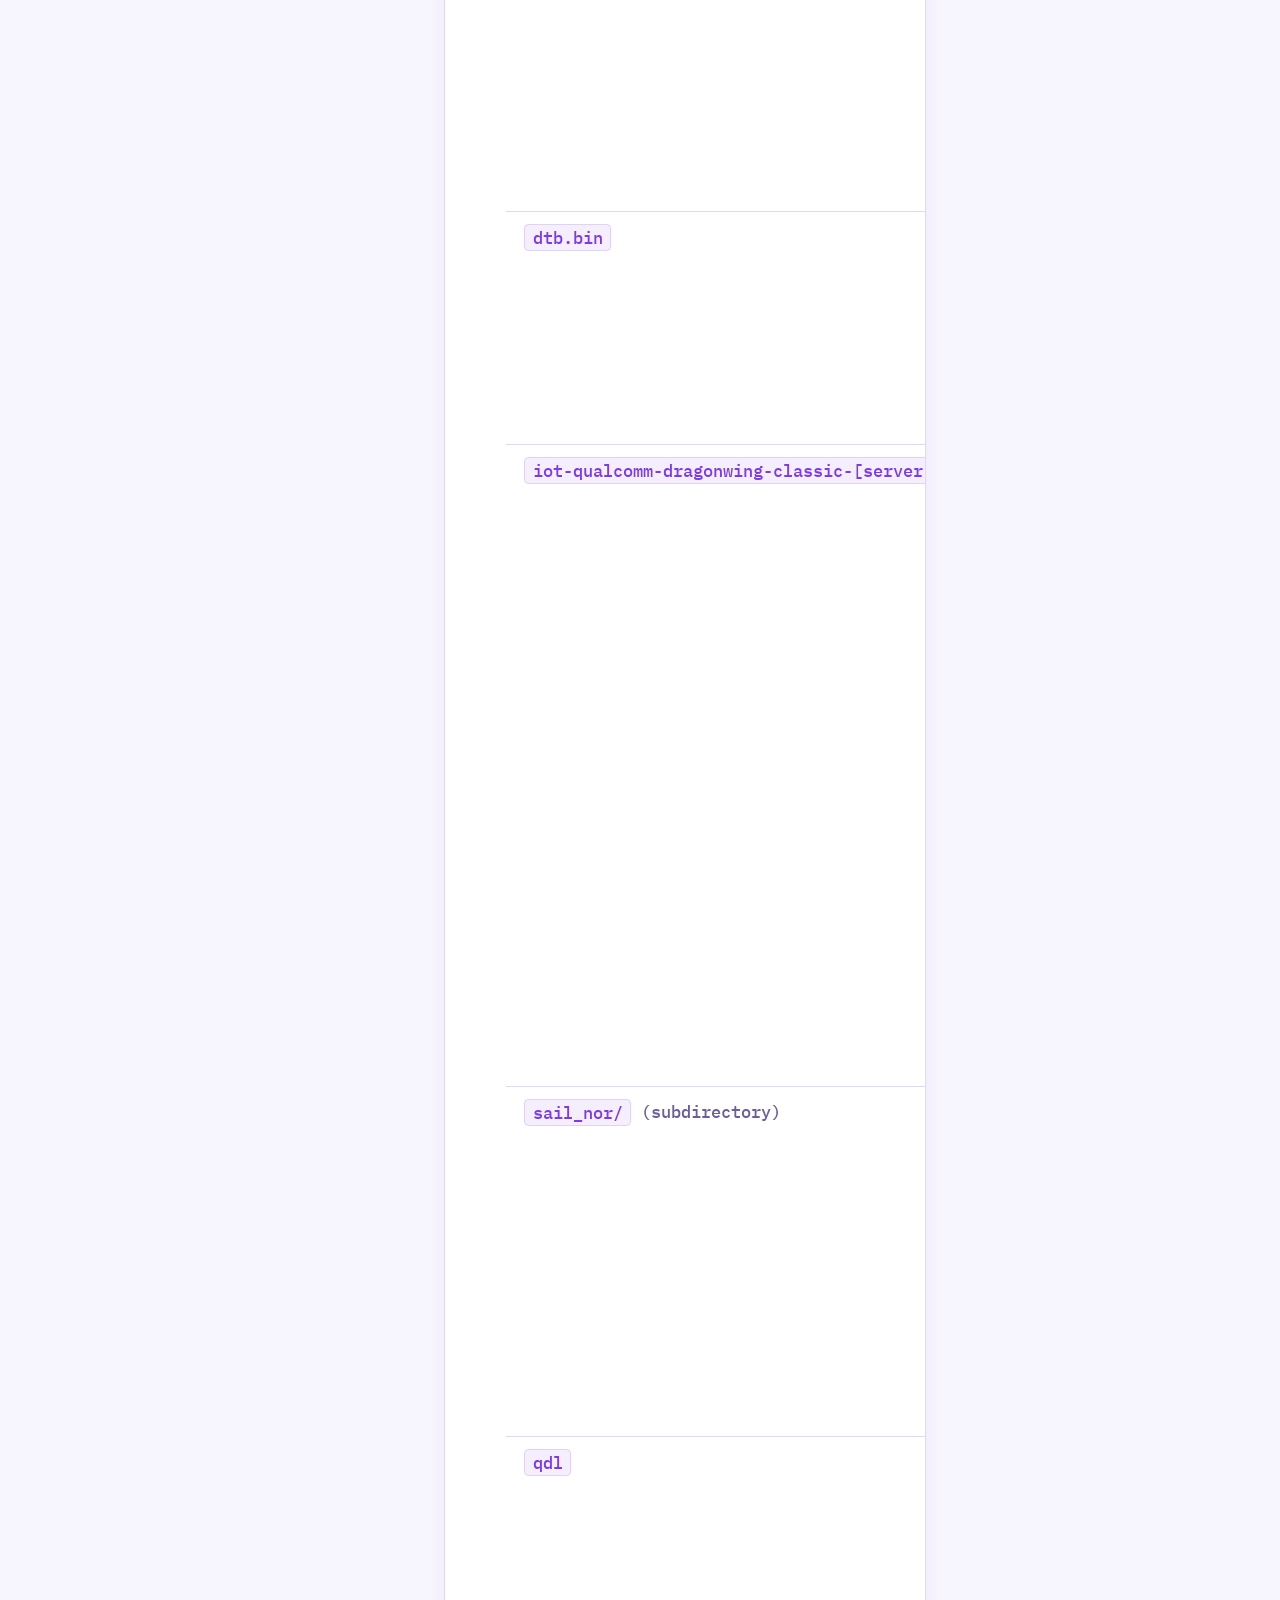
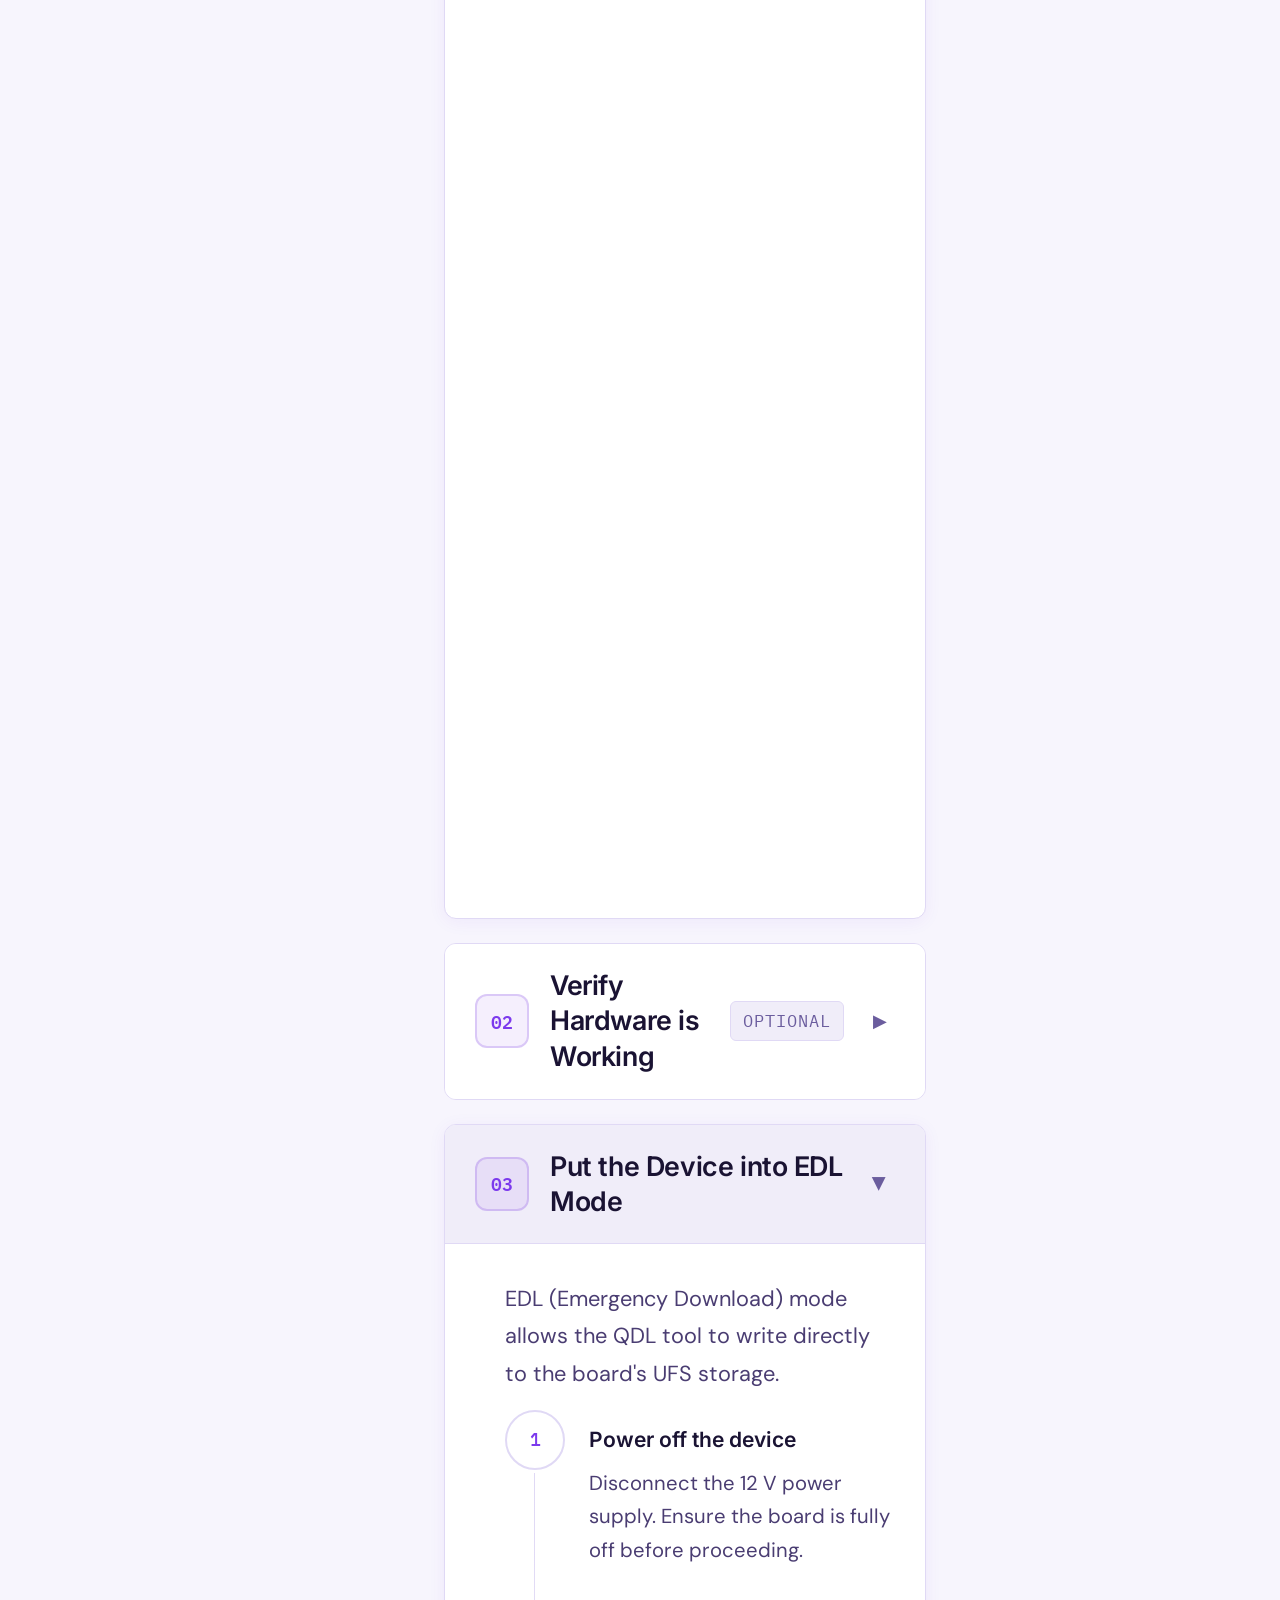
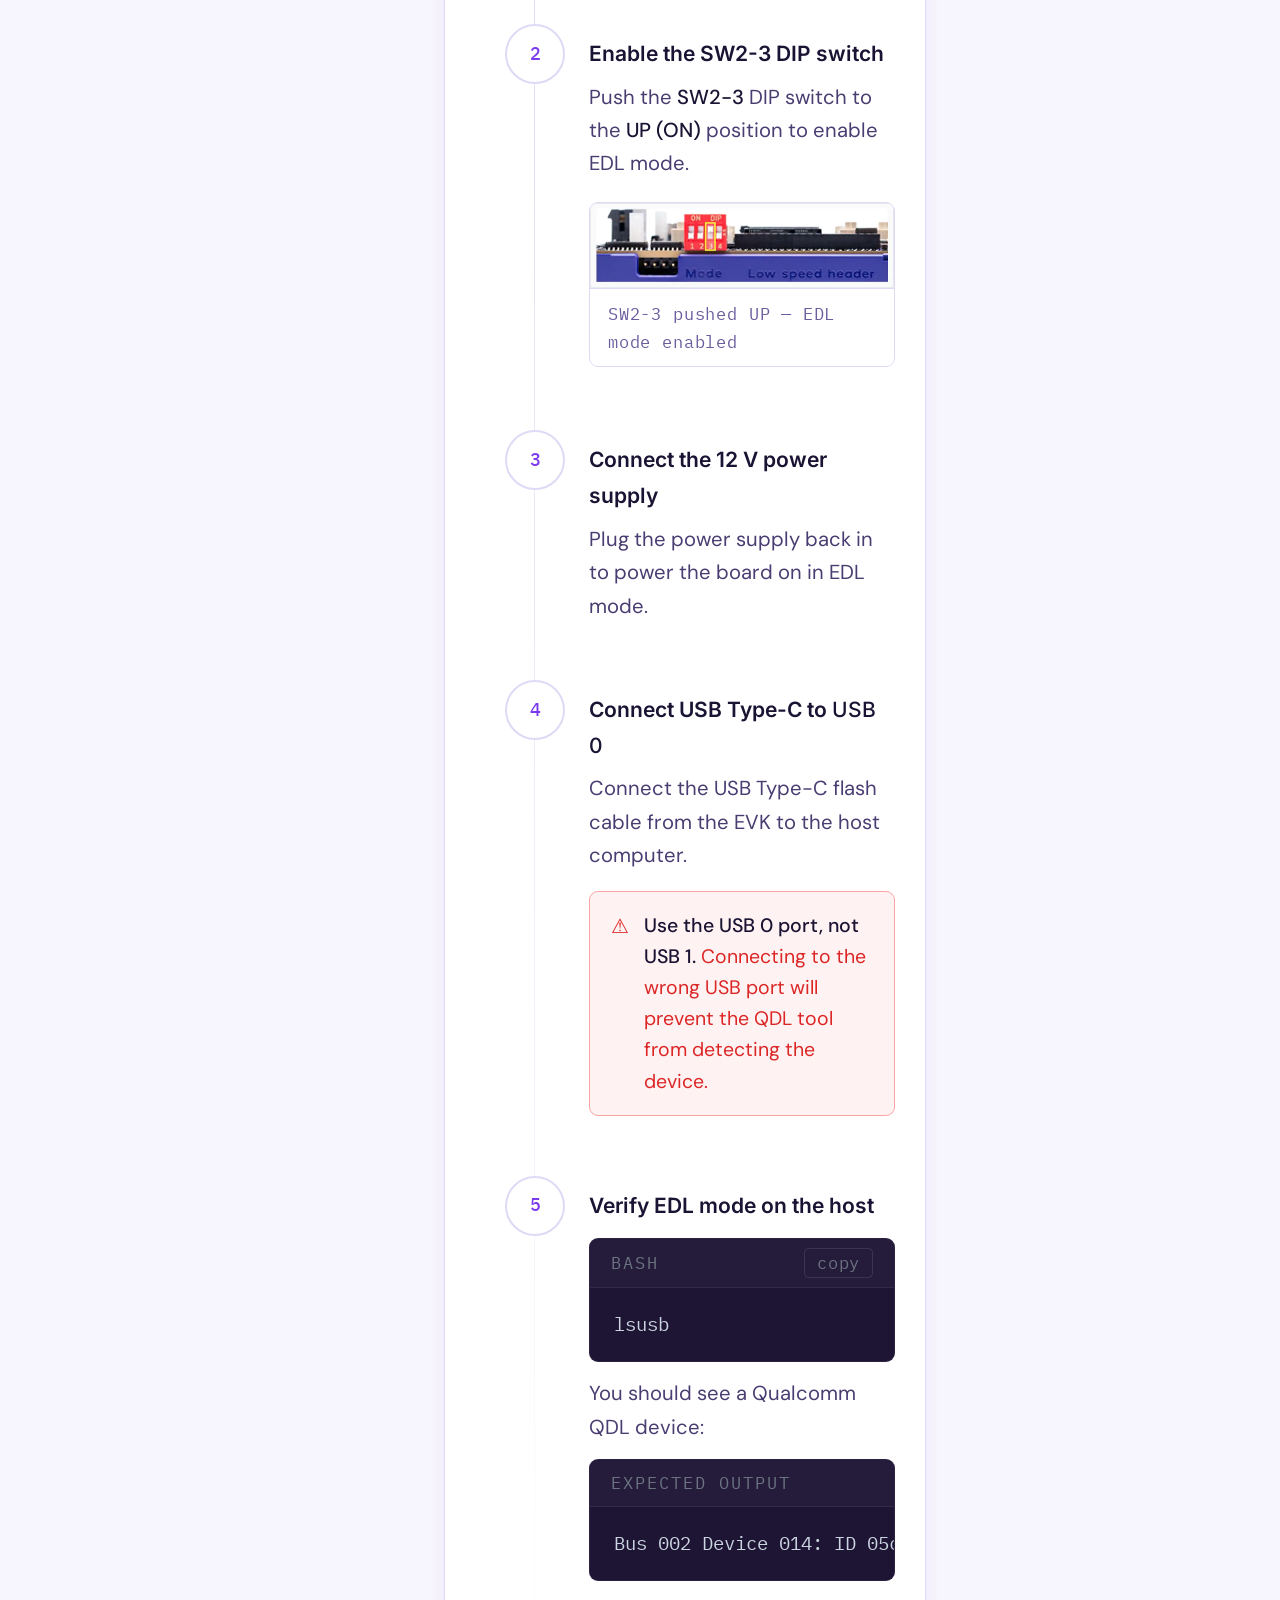
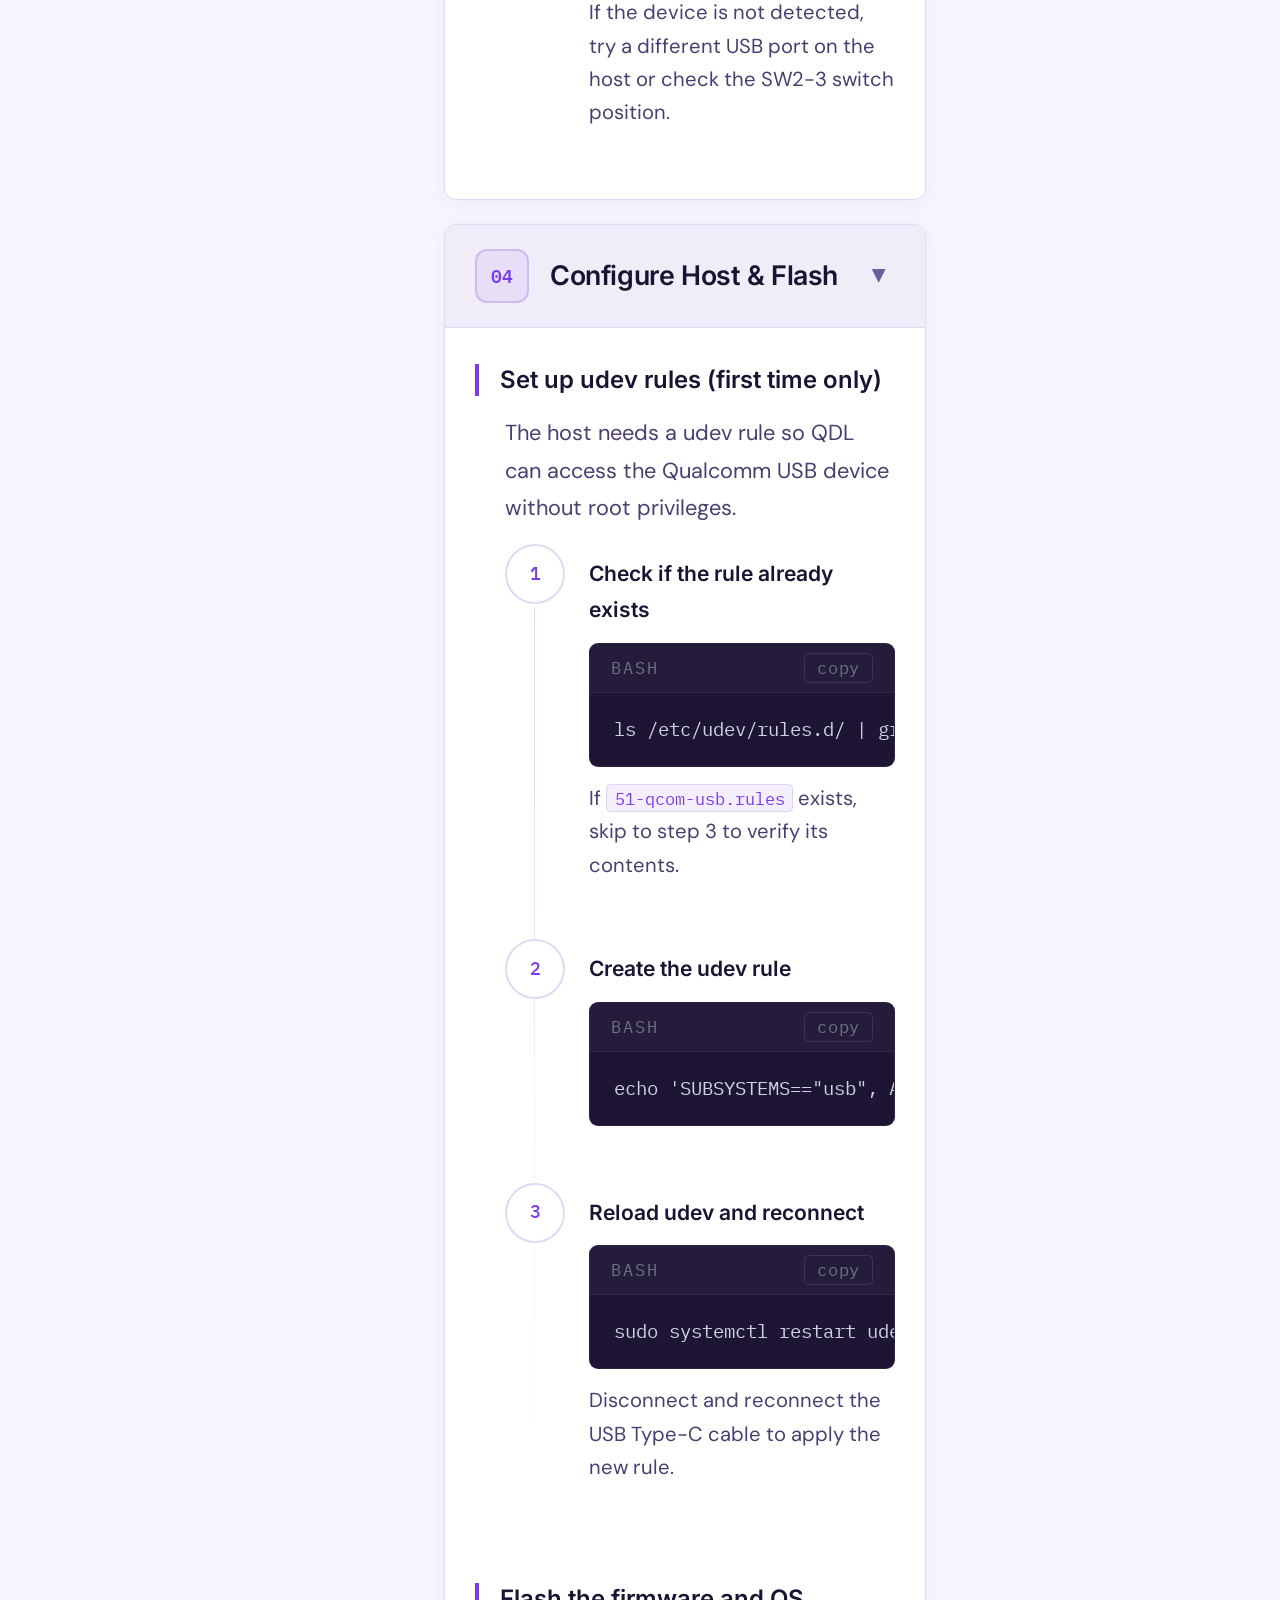
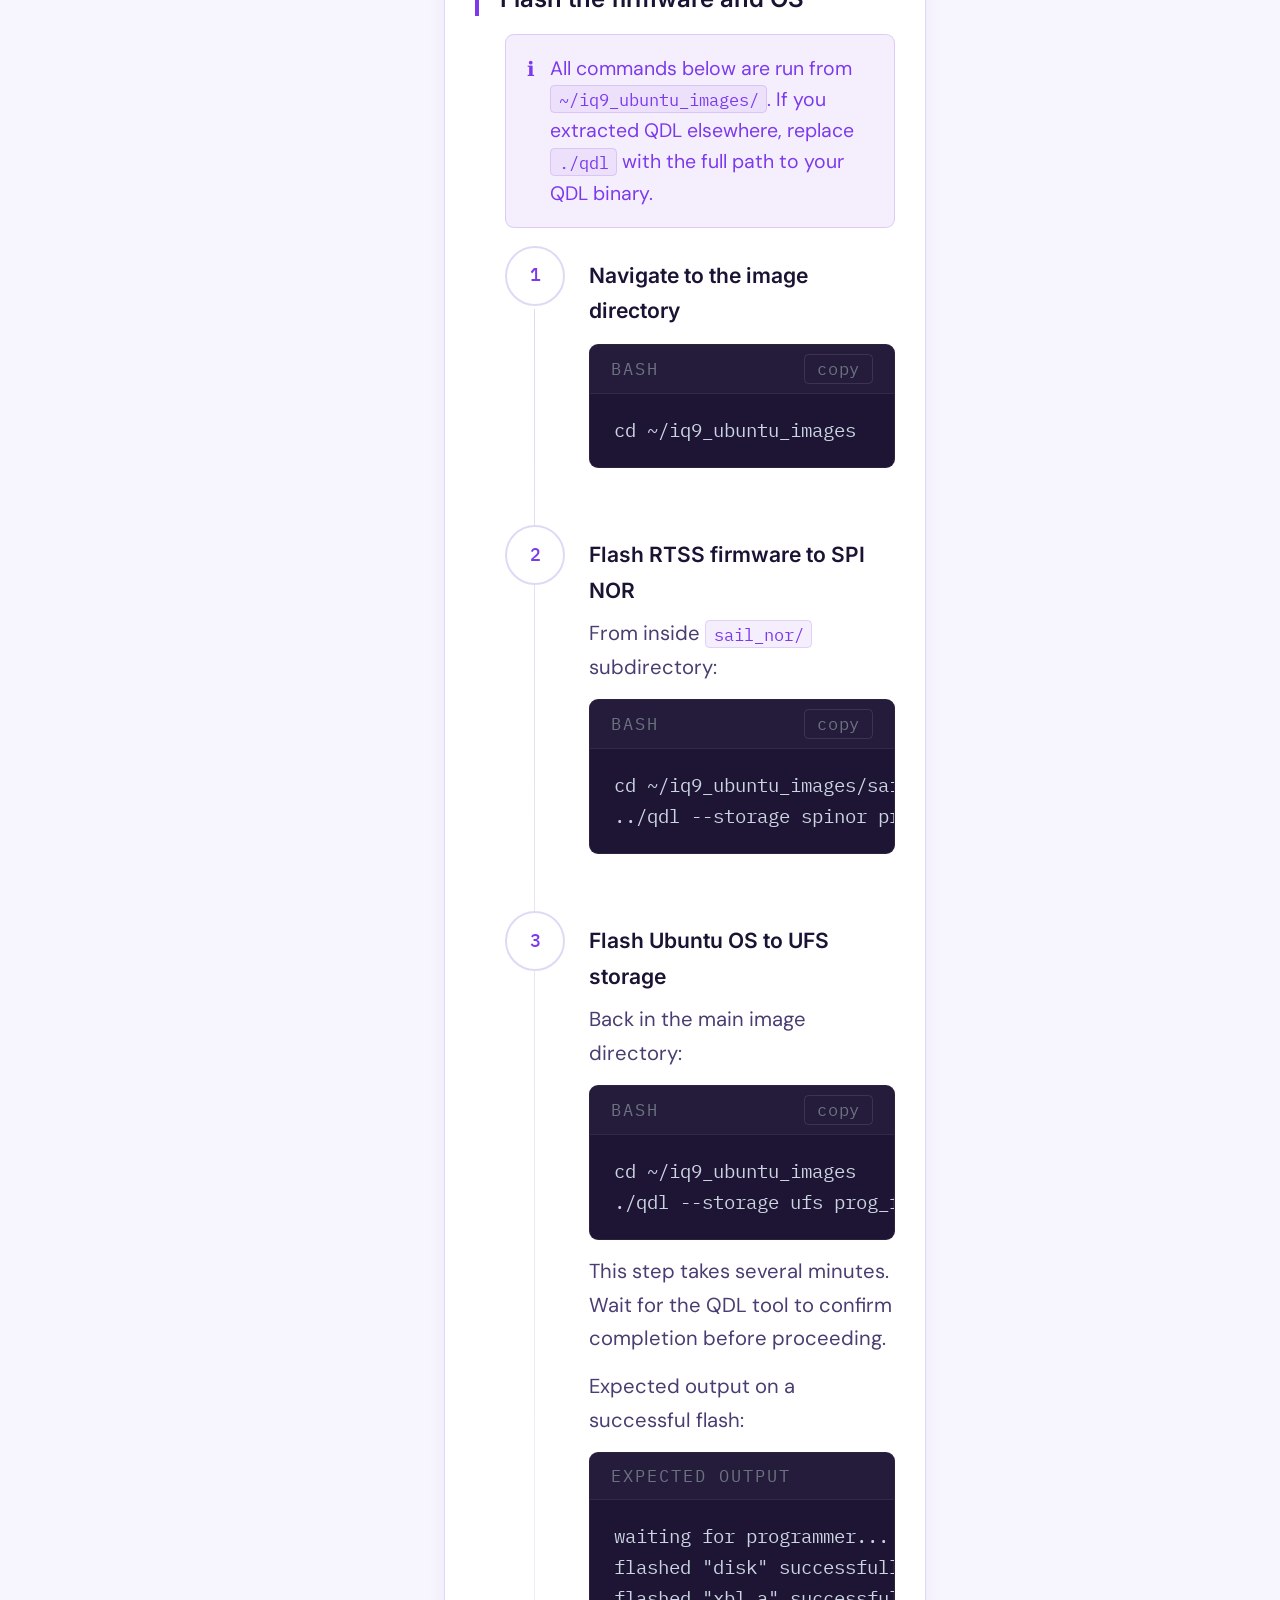
<file: iq9/flashing/ubuntu.html>
<!DOCTYPE html>
<html lang="en">
<head>
  <meta charset="UTF-8">
  <meta name="viewport" content="width=device-width, initial-scale=1.0">
  <title>Flash Ubuntu 24.04 — IQ-9075 EVK</title>
  <link rel="stylesheet" href="../../assets/css/docs.css">
</head>
<body>

<!-- Top Nav -->
<nav class="topnav">
  <a class="topnav-brand" href="../../index.html">
    <img class="topnav-logo" src="../../old_website_pages/Qualcomm-Dragonwing-logo.jpeg" alt="Qualcomm Dragonwing">
  </a>
  <div class="topnav-sep"></div>
  <div class="topnav-breadcrumb">
    <a href="../../index.html">Home</a>
    <span class="crumb-sep">/</span>
    <a href="../index.html">IQ-9075</a>
    <span class="crumb-sep">/</span>
    <a href="index.html">Flashing</a>
    <span class="crumb-sep">/</span>
    <span class="crumb-current">Ubuntu 24.04</span>
  </div>
  <button class="topnav-hamburger" id="hamburger">☰</button>
</nav>

<div class="page-layout">
  <nav class="sidebar" id="sidebar"></nav>

  <div class="main-wrap">
    <main class="main-content">

      <a class="back-btn" href="index.html"><span class="back-arrow">←</span> Back to Flashing</a>

      <!-- Page Header -->
      <div class="page-header">
        <div class="chip">Flashing Guide</div>
        <h1>Flash Ubuntu 24.04 onto the <em>IQ-9075 EVK</em></h1>
        <p class="page-subtitle">
          Complete guide to flashing Ubuntu 24.04 LTS (Server or Desktop) onto the Qualcomm Dragonwing IQ-9075 EVK using the QDL tool.
        </p>
        <div class="meta-row">
          <div class="meta-item">
            <span class="meta-label">Target OS</span>
            <span class="meta-value">Ubuntu 24.04 LTS</span>
          </div>
          <div class="meta-item">
            <span class="meta-label">Board</span>
            <span class="meta-value">IQ-9075 EVK</span>
          </div>
          <div class="meta-item">
            <span class="meta-label">Doc Rev</span>
            <span class="meta-value">80-90441-252 AW</span>
          </div>
          <div class="meta-item">
            <span class="meta-label">Updated</span>
            <span class="meta-value">Feb 2026</span>
          </div>
        </div>
      </div>

      <!-- Overview TOC -->
          <div class="inline-toc" style="margin-top:28px;">
            <div class="inline-toc-title">In this guide</div>
            <ol>
              <li><a href="#dl">Download files &amp; prepare image directory</a></li>
              <li><a href="#verify">Verify hardware (optional)</a></li>
              <li><a href="#edl">Put device into EDL mode</a></li>
              <li><a href="#flash">Configure host &amp; flash</a></li>
              <li><a href="#firstboot">First boot &amp; login</a></li>
            </ol>
          </div>

          <!-- Prerequisites -->
          <h3>What you need</h3>
          <table class="doc-table">
            <thead><tr><th>Item</th><th>Purpose</th></tr></thead>
            <tbody>
              <tr><td>IQ-9075 EVK</td><td>Board to be flashed</td></tr>
              <tr><td>12 V DC power supply</td><td>Power the board (included in box)</td></tr>
              <tr><td>USB Type-C cable</td><td>Flash cable — connects to <strong>USB0</strong> port on the EVK</td></tr>
              <tr><td>Micro-USB cable</td><td>Debug UART console (optional but recommended)</td></tr>
              <tr><td>Ubuntu/Linux host</td><td>Machine running the QDL flashing tool</td></tr>
            </tbody>
          </table>

          <!-- ── SECTION 1: Download ── -->
          <details class="collapsible-section" id="dl" open>
            <summary>
              <span class="section-num">01</span>
              <h2>Download Files &amp; Prepare Image Directory</h2>
              <span class="collapse-arrow">&#9654;</span>
            </summary>
            <div class="section-body">

              <p>Download all three components below, then assemble them into a single working directory.</p>

              <!-- 1a Boot firmware -->
              <h3>Boot Firmware (NHLOS binaries)</h3>
              <p>Download the boot firmware archive from CodeLinaro:</p>
              <a class="dl-link" href="https://artifacts.codelinaro.org/qli-ci/flashable-binaries/ubuntu-fw/QCS9100/QLI.1.6-Ver.1.1" target="_blank">
                ↓ CodeLinaro — QLI.1.6-Ver.1.1 Boot Firmware
              </a>
              <p style="margin-top:8px;">Download <code>QLI.1.6-Ver.1.1-ubuntu-QCS9100-nhlos-bins.tar.gz</code>.</p>

              <!-- 1b Ubuntu image -->
              <h3>Ubuntu OS Image</h3>
              <p>Download the Ubuntu image from Cannonical's website:</p>
              <a class="dl-link" href="https://people.canonical.com/~platform/images/qualcomm-iot/ubuntu-24.04/ubuntu-24.04-x08/ubuntu-desktop-24.04" target="_blank">
                ↓ Cannonical — Ubuntu 24.04 Desktop Image
              </a>
              <a class="dl-link" href="https://people.canonical.com/~platform/images/qualcomm-iot/ubuntu-24.04/ubuntu-24.04-x08/ubuntu-server-24.04" target="_blank">
                ↓ Cannonical — Ubuntu 24.04 Server Image
              </a>
              
              <p>Download <code>iot-qualcomm-dragonwing-classic-XX-XXXX.img.xz</code> , <code>dtb.bin</code> and <code>rawprogram0.xml</code> to your system.</p>
              <div class="callout warn">
                <span class="callout-icon">⚠</span>
                <span>
                  To download <code>rawprogram0.xml</code> — open file on browser & <strong>Right-click → Save As </strong> and save to location.
                </span>
              </div>

              <!-- 1c QDL tool -->
              <h3>QDL Flashing Tool</h3>
              <p>Download the Qualcomm Device Loader (QDL) tool:</p>
              <a class="dl-link" href="https://softwarecenter.qualcomm.com/catalog/item/Qualcomm_Device_Loader?osArch=X86&osDist=Debian&osType=Linux&version=2.3.9" target="_blank">
                ↓ Qualcomm Software Center — QDL
              </a>
              <div class="callout info">
                <span class="callout-icon">ℹ</span>
                <span>If you already have QDL installed, you can use its path directly in the flash commands below — no need to re-download.</span>
              </div>

              <!-- 1d Organize files -->
              <h3>Organize the Image Directory</h3>
              <div class="steps">
                <div class="step">
                  <div class="step-num">1</div>
                  <div class="step-body">
                    <div class="step-title">Create the working directory</div>
                    <div class="code-block">
                      <div class="code-header"><span class="code-lang">bash</span><button class="copy-btn">copy</button></div>
                      <pre>mkdir ~/iq9_ubuntu_images
cd ~/iq9_ubuntu_images</pre>
                    </div>
                  </div>
                </div>

                <div class="step">
                  <div class="step-num">2</div>
                  <div class="step-body">
                    <div class="step-title">Extract and copy boot firmware</div>
                    <p class="step-desc">Extract the NHLOS archive, then move its contents into <code>iq9_ubuntu_images</code>:</p>
                    <div class="code-block">
                      <div class="code-header"><span class="code-lang">bash</span><button class="copy-btn">copy</button></div>
                      <pre>tar -xzf ~/Downloads/QLI.1.6-Ver.1.1-ubuntu-QCS9100-nhlos-bins.tar.gz -C ~/iq9_ubuntu_images
mv ~/iq9_ubuntu_images/QLI.1.6-Ver.1.1-ubuntu-QCS9100-nhlos-bins/* ~/iq9_ubuntu_images/
rm -r ~/iq9_ubuntu_images/QLI.1.6-Ver.1.1-ubuntu-QCS9100-nhlos-bins</pre>
                    </div>
                    <div class="callout warn">
                      <span class="callout-icon">⚠</span>
                      <span>If a <code>patch0.xml</code> file was extracted from the firmware archive, <strong>delete it</strong> before continuing:
                      <br><code>rm ~/iq9_ubuntu_images/patch0.xml</code></span>
                    </div>
                  </div>
                </div>

                <div class="step">
                  <div class="step-num">3</div>
                  <div class="step-body">
                    <div class="step-title">Copy <code>dtb.bin</code> and <code>rawprogram0.xml</code></div>
                    <div class="code-block">
                      <div class="code-header"><span class="code-lang">bash</span><button class="copy-btn">copy</button></div>
                      <pre>cp ~/Downloads/dtb.bin ~/iq9_ubuntu_images/
cp ~/Downloads/rawprogram0.xml ~/iq9_ubuntu_images/</pre>
                    </div>
                  </div>
                </div>

                <div class="step">
                  <div class="step-num">4</div>
                  <div class="step-body">
                    <div class="step-title">Decompress the Ubuntu image</div>
                    <p class="step-desc">This may take a few minutes. Choose your variant:</p>
                    <h4>Server</h4>
                    <div class="code-block">
                      <div class="code-header"><span class="code-lang">bash</span><button class="copy-btn">copy</button></div>
                      <pre>unxz ~/Downloads/iot-qualcomm-dragonwing-classic-server-2404-x08-20260210.4096b.img.xz
cp ~/Downloads/iot-qualcomm-dragonwing-classic-server-2404-x08-20260210.4096b.img ~/iq9_ubuntu_images/</pre>
                    </div>
                    <h4>Desktop</h4>
                    <div class="code-block">
                      <div class="code-header"><span class="code-lang">bash</span><button class="copy-btn">copy</button></div>
                      <pre>unxz ~/Downloads/iot-qualcomm-dragonwing-classic-desktop-2404-x08-20260210.4096b.img.xz
cp ~/Downloads/iot-qualcomm-dragonwing-classic-desktop-2404-x08-20260210.4096b.img ~/iq9_ubuntu_images/</pre>
                    </div>
                    <div class="callout warn">
                      <span class="callout-icon">⚠</span>
                      <span>Make sure the image file name is updated to your latest downloaded version</span>
                    </div>

                  </div>
                </div>

                <div class="step">
                  <div class="step-num">5</div>
                  <div class="step-body">
                    <div class="step-title">Extract QDL into the same directory</div>
                    <p class="step-desc">Unzip the QDL archive, then move its contents into <code>iq9_ubuntu_images</code>:</p>
                    <div class="code-block">
                      <div class="code-header"><span class="code-lang">bash</span><button class="copy-btn">copy</button></div>
                      <pre>cd ~/iq9_ubuntu_images
unzip ~/Downloads/QDL_2.5_Linux_x64.zip
mv QDL_2.5_Linux_x64/* .
rm -r QDL_2.5_Linux_x64
chmod +x qdl</pre>
                    </div>
                  </div>
                </div>
              </div><!-- /steps -->

              <h3>Expected directory contents</h3>
              <p>Before flashing, <code>~/iq9_ubuntu_images/</code> should contain some key files : </p>
              <table class="doc-table">
                <thead><tr><th>File</th><th>Source</th></tr></thead>
                <tbody>
                  <tr><td><code>prog_firehose_ddr.elf</code></td><td>Image Programmer</td></tr>
                  <tr><td><code>rawprogram*.xml</code></td><td>Boot firmware + Canonical</td></tr>
                  <tr><td><code>patch*.xml</code></td><td>Boot firmware</td></tr>
                  <tr><td><code>dtb.bin</code></td><td>Canonical</td></tr>
                  <tr><td><code>iot-qualcomm-dragonwing-classic-[server|desktop]-XXXXXX.img</code></td><td>Canonical (decompressed)</td></tr>
                  <tr><td><code>sail_nor/</code> (subdirectory)</td><td>Boot firmware</td></tr>
                  <tr><td><code>qdl</code></td><td>QDL tool (if not using an existing QDL elsewhere)</td></tr>
                </tbody>
              </table>

            </div>
          </details>

          <!-- ── SECTION 2: Verify hardware (optional) ── -->
          <details class="collapsible-section" id="verify">
            <summary>
              <span class="section-num">02</span>
              <h2>Verify Hardware is Working</h2>
              <span class="section-badge">Optional</span>
              <span class="collapse-arrow">&#9654;</span>
            </summary>
            <div class="section-body">

              <p>
                The IQ-9075 EVK ships with a pre-installed Qualcomm Linux image. Before flashing Ubuntu, you can verify the hardware is functional by observing the boot process over the debug UART. This step is optional — if you want to go straight to flashing, skip to <a href="#edl">Step 3</a>.
              </p>

              <div class="callout info">
                <span class="callout-icon">ℹ</span>
                <span>Do <strong>not</strong> log in to the console during this check — just observe the boot logs.</span>
              </div>

              <div class="steps">
                <div class="step">
                  <div class="step-num">1</div>
                  <div class="step-body">
                    <div class="step-title">Connect the cables</div>
                    <p class="step-desc">
                      Connect the <strong>Micro-USB cable</strong> to the <strong>Debug UART port</strong> on the EVK and to your host computer. Then plug in the <strong>12 V power supply</strong>.
                    </p>
                    <figure class="doc-image">
                      <img src="../../old_website_pages/IQ9-with-power-debug-usb-labeled.png"
                           alt="IQ-9075 EVK showing power and debug USB connection points">
                      <figcaption>Power supply (barrel jack) and Debug UART (Micro-USB) connection points</figcaption>
                    </figure>
                  </div>
                </div>

                <div class="step">
                  <div class="step-num">2</div>
                  <div class="step-body">
                    <div class="step-title">Install a serial terminal</div>
                    <div class="code-block">
                      <div class="code-header"><span class="code-lang">bash</span><button class="copy-btn">copy</button></div>
                      <pre>sudo apt update && sudo apt install -y screen picocom</pre>
                    </div>
                  </div>
                </div>

                <div class="step">
                  <div class="step-num">3</div>
                  <div class="step-body">
                    <div class="step-title">Identify the serial port</div>
                    <div class="code-block">
                      <div class="code-header"><span class="code-lang">bash</span><button class="copy-btn">copy</button></div>
                      <pre>ls /dev/ttyUSB*</pre>
                    </div>
                    <p class="step-desc">Sample output: <code>/dev/ttyUSB0</code> or <code>/dev/ttyUSB1</code></p>
                  </div>
                </div>

                <div class="step">
                  <div class="step-num">4</div>
                  <div class="step-body">
                    <div class="step-title">Open the serial terminal</div>
                    <p class="step-desc">Using <code>screen</code>:</p>
                    <div class="code-block">
                      <div class="code-header"><span class="code-lang">bash</span><button class="copy-btn">copy</button></div>
                      <pre>sudo screen /dev/ttyUSB1 115200</pre>
                    </div>
                    <p class="step-desc">Or using <code>picocom</code>:</p>
                    <div class="code-block">
                      <div class="code-header"><span class="code-lang">bash</span><button class="copy-btn">copy</button></div>
                      <pre>sudo picocom -b 115200 /dev/ttyUSB1</pre>
                    </div>
                    <div class="callout info">
                      <span class="callout-icon">ℹ</span>
                      <span>Adjust <code>/dev/ttyUSB1</code> to match the port from step 3. The debug UART port is typically /dev/ttyUSB1. Try all other ports if boot logs are not visible.</span>
                    </div>
                  </div>
                </div>

                <div class="step">
                  <div class="step-num">5</div>
                  <div class="step-body">
                    <div class="step-title">Power the board and observe boot logs</div>
                    <p class="step-desc">
                      Plug in the 12 V power supply (if not already connected). You should see the Qualcomm Linux boot log scrolling in the terminal — kernel messages, service startup, and a login prompt. This confirms the board and UART connection are working correctly.
                    </p>
                    <p class="step-desc">
                      Do <strong>not</strong> log in. Power off the board before proceeding to flashing.
                    </p>
                  </div>
                </div>
              </div><!-- /steps -->

            </div>
          </details>

          <!-- ── SECTION 3: EDL Mode ── -->
          <details class="collapsible-section" id="edl" open>
            <summary>
              <span class="section-num">03</span>
              <h2>Put the Device into EDL Mode</h2>
              <span class="collapse-arrow">&#9654;</span>
            </summary>
            <div class="section-body">

              <p>EDL (Emergency Download) mode allows the QDL tool to write directly to the board's UFS storage.</p>

              <div class="steps">
                <div class="step">
                  <div class="step-num">1</div>
                  <div class="step-body">
                    <div class="step-title">Power off the device</div>
                    <p class="step-desc">Disconnect the 12 V power supply. Ensure the board is fully off before proceeding.</p>
                  </div>
                </div>

                <div class="step">
                  <div class="step-num">2</div>
                  <div class="step-body">
                    <div class="step-title">Enable the SW2-3 DIP switch</div>
                    <p class="step-desc">Push the <strong>SW2-3</strong> DIP switch to the <strong>UP (ON)</strong> position to enable EDL mode.</p>
                    <figure class="doc-image">
                      <img src="../../old_website_pages/EDL_switch_position.png"
                           alt="SW2-3 DIP switch in the ON position for EDL mode">
                      <figcaption>SW2-3 pushed UP — EDL mode enabled</figcaption>
                    </figure>
                  </div>
                </div>

                <div class="step">
                  <div class="step-num">3</div>
                  <div class="step-body">
                    <div class="step-title">Connect the 12 V power supply</div>
                    <p class="step-desc">Plug the power supply back in to power the board on in EDL mode.</p>
                  </div>
                </div>

                <div class="step">
                  <div class="step-num">4</div>
                  <div class="step-body">
                    <div class="step-title">Connect USB Type-C to <strong>USB 0</strong></div>
                    <p class="step-desc">Connect the USB Type-C flash cable from the EVK to the host computer.</p>
                    <div class="callout danger">
                      <span class="callout-icon">⚠</span>
                      <span>
                        <strong>Use the USB 0 port, not USB 1.</strong> Connecting to the wrong USB port will prevent the QDL tool from detecting the device.
                      </span>
                    </div>
                  </div>
                </div>

                <div class="step">
                  <div class="step-num">5</div>
                  <div class="step-body">
                    <div class="step-title">Verify EDL mode on the host</div>
                    <div class="code-block">
                      <div class="code-header"><span class="code-lang">bash</span><button class="copy-btn">copy</button></div>
                      <pre>lsusb</pre>
                    </div>
                    <p class="step-desc">You should see a Qualcomm QDL device:</p>
                    <div class="code-block">
                      <div class="code-header"><span class="code-lang">expected output</span></div>
                      <pre>Bus 002 Device 014: ID 05c6:9008 Qualcomm, Inc. Gobi Wireless Modem (QDL mode)</pre>
                    </div>
                    <p class="step-desc">If the device is not detected, try a different USB port on the host or check the SW2-3 switch position.</p>
                  </div>
                </div>
              </div><!-- /steps -->

            </div>
          </details>

          <!-- ── SECTION 4: Flash ── -->
          <details class="collapsible-section" id="flash" open>
            <summary>
              <span class="section-num">04</span>
              <h2>Configure Host &amp; Flash</h2>
              <span class="collapse-arrow">&#9654;</span>
            </summary>
            <div class="section-body">

              <!-- 4a udev -->
              <h3>Set up udev rules (first time only)</h3>
              <p>The host needs a udev rule so QDL can access the Qualcomm USB device without root privileges.</p>

              <div class="steps">
                <div class="step">
                  <div class="step-num">1</div>
                  <div class="step-body">
                    <div class="step-title">Check if the rule already exists</div>
                    <div class="code-block">
                      <div class="code-header"><span class="code-lang">bash</span><button class="copy-btn">copy</button></div>
                      <pre>ls /etc/udev/rules.d/ | grep qcom</pre>
                    </div>
                    <p class="step-desc">If <code>51-qcom-usb.rules</code> exists, skip to step 3 to verify its contents.</p>
                  </div>
                </div>

                <div class="step">
                  <div class="step-num">2</div>
                  <div class="step-body">
                    <div class="step-title">Create the udev rule</div>
                    <div class="code-block">
                      <div class="code-header"><span class="code-lang">bash</span><button class="copy-btn">copy</button></div>
                      <pre>echo 'SUBSYSTEMS=="usb", ATTRS{idVendor}=="05c6", ATTRS{idProduct}=="9008", MODE="0664", GROUP="plugdev"' | sudo tee /etc/udev/rules.d/51-qcom-usb.rules</pre>
                    </div>
                  </div>
                </div>

                <div class="step">
                  <div class="step-num">3</div>
                  <div class="step-body">
                    <div class="step-title">Reload udev and reconnect</div>
                    <div class="code-block">
                      <div class="code-header"><span class="code-lang">bash</span><button class="copy-btn">copy</button></div>
                      <pre>sudo systemctl restart udev</pre>
                    </div>
                    <p class="step-desc">Disconnect and reconnect the USB Type-C cable to apply the new rule.</p>
                  </div>
                </div>
              </div><!-- /steps -->

              <!-- 4b Flash commands -->
              <h3>Flash the firmware and OS</h3>
              <div class="callout info">
                <span class="callout-icon">ℹ</span>
                <span>All commands below are run from <code>~/iq9_ubuntu_images/</code>. If you extracted QDL elsewhere, replace <code>./qdl</code> with the full path to your QDL binary.</span>
              </div>

              <div class="steps">
                <div class="step">
                  <div class="step-num">1</div>
                  <div class="step-body">
                    <div class="step-title">Navigate to the image directory</div>
                    <div class="code-block">
                      <div class="code-header"><span class="code-lang">bash</span><button class="copy-btn">copy</button></div>
                      <pre>cd ~/iq9_ubuntu_images</pre>
                    </div>
                  </div>
                </div>

                <div class="step">
                  <div class="step-num">2</div>
                  <div class="step-body">
                    <div class="step-title">Flash RTSS firmware to SPI NOR</div>
                    <p class="step-desc">From inside <code>sail_nor/</code> subdirectory:</p>
                    <div class="code-block">
                      <div class="code-header"><span class="code-lang">bash</span><button class="copy-btn">copy</button></div>
                      <pre>cd ~/iq9_ubuntu_images/sail_nor
../qdl --storage spinor prog_firehose_ddr.elf rawprogram0.xml patch0.xml</pre>
                    </div>
                  </div>
                </div>

                <div class="step">
                  <div class="step-num">3</div>
                  <div class="step-body">
                    <div class="step-title">Flash Ubuntu OS to UFS storage</div>
                    <p class="step-desc">Back in the main image directory:</p>
                    <div class="code-block">
                      <div class="code-header"><span class="code-lang">bash</span><button class="copy-btn">copy</button></div>
                      <pre>cd ~/iq9_ubuntu_images
./qdl --storage ufs prog_firehose_ddr.elf rawprogram*.xml patch*.xml</pre>
                    </div>
                    <p class="step-desc">This step takes several minutes. Wait for the QDL tool to confirm completion before proceeding.</p>
                    <p class="step-desc">Expected output on a successful flash:</p>
                    <div class="code-block">
                      <div class="code-header"><span class="code-lang">expected output</span></div>
                      <pre>waiting for programmer...
flashed "disk" successfully at 131400kB/s
flashed "xbl_a" successfully
flashed "xbl_b" successfully
flashed "xbl_config_a" successfully
flashed "xbl_config_b" successfully
flashed "PrimaryGPT" successfully
flashed "BackupGPT" successfully
flashed "aop_a" successfully
flashed "shrm_a" successfully
flashed "uefi_a" successfully
flashed "uefisecapp_a" successfully
flashed "xbl_ramdump_a" successfully
flashed "dtb_a" successfully at 65536kB/s
flashed "tz_a" successfully
flashed "hyp_a" successfully
flashed "devcfg_a" successfully
flashed "cpucp_a" successfully
flashed "multiimgoem_a" successfully
flashed "multiimgqti_a" successfully
flashed "imagefv_a" successfully
flashed "aop_b" successfully
flashed "dtb_b" successfully
flashed "imagefv_b" successfully
flashed "shrm_b" successfully
flashed "uefi_b" successfully
flashed "uefisecapp_b" successfully
flashed "xbl_ramdump_b" successfully
flashed "tz_b" successfully
flashed "hyp_b" successfully
flashed "devcfg_b" successfully
flashed "cpucp_b" successfully
flashed "multiimgoem_b" successfully
flashed "multiimgqti_b" successfully
flashed "toolsfv" successfully
flashed "PrimaryGPT" successfully
flashed "BackupGPT" successfully
52 patches applied
partition 1 is now bootable</pre>
                    </div>
                  </div>
                </div>
              </div><!-- /steps -->

            </div>
          </details>

          <!-- ── SECTION 5: First Boot ── -->
          <details class="collapsible-section" id="firstboot" open>
            <summary>
              <span class="section-num">05</span>
              <h2>First Boot &amp; Login</h2>
              <span class="collapse-arrow">&#9654;</span>
            </summary>
            <div class="section-body">

              <div class="steps">
                <div class="step">
                  <div class="step-num">1</div>
                  <div class="step-body">
                    <div class="step-title">Disable EDL mode</div>
                    <p class="step-desc">Push the <strong>SW2-3</strong> DIP switch back to <strong>DOWN (OFF)</strong>.</p>
                  </div>
                </div>

                <div class="step">
                  <div class="step-num">2</div>
                  <div class="step-body">
                    <div class="step-title">Prepare your login method</div>
                    <p class="step-desc">Choose how you want to complete the first-time setup. Both methods go through the same login and password change flow.</p>
                  </div>
                </div>
              </div>

              <h3>Via Debug UART (Server or Desktop)</h3>
              <div class="steps">
                <div class="step">
                  <div class="step-num">1</div>
                  <div class="step-body">
                    <div class="step-title">Connect the Debug UART console</div>
                    <p class="step-desc">Connect the <strong>Micro-USB cable</strong> to the Debug UART port on the EVK and to your host computer. Open a serial terminal (as in <a href="#verify">Step 2</a>):</p>
                    <div class="code-block">
                      <div class="code-header"><span class="code-lang">bash</span><button class="copy-btn">copy</button></div>
                      <pre>sudo picocom -b 115200 /dev/ttyUSB1</pre>
                    </div>
                  </div>
                </div>

                <div class="step">
                  <div class="step-num">2</div>
                  <div class="step-body">
                    <div class="step-title">Power on and wait for the login prompt</div>
                    <p class="step-desc">Connect the 12 V power supply. Watch the serial terminal — you should see the Ubuntu boot log scrolling. Wait until you see a login prompt.</p>
                  </div>
                </div>

                <div class="step">
                  <div class="step-num">3</div>
                  <div class="step-body">
                    <div class="step-title">Log in and change the default password</div>
                    <p class="step-desc">Enter the default credentials, then follow the password change prompts:</p>
                    <table class="doc-table">
                      <thead><tr><th>Prompt</th><th>Enter</th></tr></thead>
                      <tbody>
                        <tr><td>login:</td><td><code>ubuntu</code></td></tr>
                        <tr><td>Password:</td><td><code>ubuntu</code></td></tr>
                        <tr><td>Current password:</td><td><code>ubuntu</code></td></tr>
                        <tr><td>New password:</td><td>Your new password</td></tr>
                        <tr><td>Retype new password:</td><td>Confirm new password</td></tr>
                      </tbody>
                    </table>
                  </div>
                </div>
              </div>

              <h3>Via GUI (Desktop only)</h3>
              <div class="steps">
                <div class="step">
                  <div class="step-num">1</div>
                  <div class="step-body">
                    <div class="step-title">Connect a display and input devices</div>
                    <p class="step-desc">Connect a monitor to the <strong>mini-DisplayPort</strong> on the EVK using a mini-DP cable or a mini-DP to HDMI/DP adapter. Plug a USB keyboard and mouse into the USB ports.</p>
                  </div>
                </div>

                <div class="step">
                  <div class="step-num">2</div>
                  <div class="step-body">
                    <div class="step-title">Power on the board</div>
                    <p class="step-desc">Connect the 12 V power supply. Ubuntu Desktop will boot directly to the graphical login screen.</p>
                  </div>
                </div>

                <div class="step">
                  <div class="step-num">3</div>
                  <div class="step-body">
                    <div class="step-title">Log in and change the default password</div>
                    <p class="step-desc">Log in with username <code>ubuntu</code> and password <code>ubuntu</code>. The system will prompt you to set a new password before continuing.</p>
                  </div>
                </div>
              </div>

              <div class="callout info">
                <span class="callout-icon">ℹ</span>
                <span>The Debug UART console continues to work alongside the GUI — you can use either or both at any time.</span>
              </div>

              <div class="callout success">
                <span class="callout-icon">✓</span>
                <span>
                  <strong>Done!</strong> Ubuntu 24.04 LTS is now running on your IQ-9075 EVK.
                </span>
              </div>

            </div>
          </details>

          <!-- ── SECTION 6: Troubleshooting / FAQ ── -->
          <details class="collapsible-section" id="faq">
            <summary>
              <span class="section-num">06</span>
              <h2>Troubleshooting &amp; FAQ</h2>
              <span class="collapse-arrow">&#9654;</span>
            </summary>
            <div class="section-body">

              <h3>QDL device not detected after entering EDL mode</h3>
              <p>If <code>lsusb</code> does not show the Qualcomm QDL device (<code>05c6:9008</code>):</p>
              <ul>
                <li>Confirm the <strong>SW2-3</strong> DIP switch is in the <strong>UP (ON)</strong> position.</li>
                <li>Make sure you are using the <strong>USB0</strong> port, not USB1.</li>
                <li>Try a different USB cable or a different USB port on your host.</li>
                <li>Power-cycle the board: disconnect 12 V, wait 5 seconds, reconnect.</li>
              </ul>

              <h3>QDL flashing fails or hangs</h3>
              <ul>
                <li>Ensure the udev rule is in place and udev has been reloaded (<code>sudo systemctl restart udev</code>).</li>
                <li>Disconnect and reconnect the USB cable after reloading udev.</li>
                <li>Check that all required files are in <code>~/iq9_ubuntu_images/</code> — see the expected directory listing in Step 1.</li>
              </ul>

              <h3>No output on Debug UART</h3>
              <ul>
                <li>Verify the Micro-USB cable is connected to the <strong>Debug UART</strong> port (not USB0/USB1/USB2).</li>
                <li>Try the other <code>/dev/ttyUSB*</code> port — the debug port is typically the higher-numbered one.</li>
                <li>Confirm the baud rate is set to <strong>115200</strong>.</li>
              </ul>

              <h3>Board boots but login prompt never appears</h3>
              <ul>
                <li>The first boot after flashing can take several minutes. Wait at least 3–5 minutes before concluding it has stalled.</li>
                <li>Press Enter a few times to see if login prompt appears</li>
                <li>If the boot log shows errors, try re-flashing the image from scratch.</li>
              </ul>

              <h3>Password change fails or loops</h3>
              <ul>
                <li>The new password must meet Ubuntu's default complexity requirements (typically 8+ characters).</li>
                <li>If it keeps rejecting, try a longer password with mixed characters.</li>
              </ul>

              <h3>Desktop boots to a black screen</h3>
              <ul>
                <li>Verify the mini-DP cable or adapter is firmly connected.</li>
                <li>Try a different monitor or adapter — some mini-DP to HDMI adapters are not compatible.</li>
                <li>The Debug UART console will still work — use it to verify the system has booted and troubleshoot from there.</li>
              </ul>

            </div>
          </details>

      <div class="bottom-nav">
        <a class="bottom-nav-link prev" href="index.html">← <span class="nav-label">Flashing</span></a>
        <a class="bottom-nav-link scroll-top" href="#" onclick="window.scrollTo({top:0,behavior:'smooth'});return false;">↑ Top</a>
        <a class="bottom-nav-link next" href="../../iq10/index.html"><span class="nav-label">IQ-10</span> →</a>
      </div>

    </main>

    <!-- Right TOC -->
    <aside class="page-toc">
      <div class="page-toc-label">On This Page</div>
      <ul class="page-toc-list">
        <li><a href="#dl">01 — Download &amp; Prepare</a></li>
        <li><a href="#verify">02 — Verify Hardware</a></li>
        <li><a href="#edl">03 — EDL Mode</a></li>
        <li><a href="#flash">04 — Flash</a></li>
        <li><a href="#firstboot">05 — First Boot</a></li>
        <li><a href="#faq">06 — Troubleshooting</a></li>
      </ul>
    </aside>
  </div>
</div>

<footer class="page-footer">
  <p>Qualcomm Dragonwing™ Developer Documentation &nbsp;·&nbsp; IQ-9075 / Flashing / Ubuntu 24.04</p>
</footer>

<script>
  window.DOCS_ROOT    = '../..';
  window.DOCS_NAV_KEY = 'iq9-flash-ubuntu';
</script>
<script src="../../assets/js/nav.js"></script>
</body>
</html>
</file>
<file: assets/css/docs.css>
/* ═══════════════════════════════════════════════
   DragonWing Developer Docs — Design System
   Light theme · Dragonwing Purple
   ═══════════════════════════════════════════════ */

/* ── Fonts ── */
@import url('https://fonts.googleapis.com/css2?family=IBM+Plex+Mono:wght@400;500&family=Inter:wght@400;500;600;700&family=DM+Sans:ital,opsz,wght@0,9..40,300;0,9..40,400;0,9..40,500;1,9..40,300&display=swap');

/* ── Variables ── */
:root {
  --bg:           #f7f5fd;
  --surface:      #ffffff;
  --surface-2:    #f0edf9;
  --border:       #e0d9f5;
  --border-light: #cfc7ee;

  --accent:       #6d28d9;
  --accent-bright:#7c3aed;
  --accent-dim:   rgba(109,40,217,0.07);
  --accent-glow:  rgba(109,40,217,0.14);

  --warn:         #b45309;
  --warn-bg:      #fef3c7;
  --warn-border:  #fcd34d;

  --danger:       #dc2626;
  --danger-bg:    #fef2f2;
  --danger-border:#fca5a5;

  --success-bg:   #f0fdf4;
  --success-border:#86efac;
  --success-text: #166534;

  --text:         #1a1333;
  --text-dim:     #4a3d72;
  --text-muted:   #6b5d9e;

  --code-bg:      #1e1535;
  --code-text:    #c4b5fd;
  --sidebar-w:    248px;
  --toc-w:        188px;
  --topnav-h:     54px;
  /* --content-max removed: content fills available width */
}

/* ── Reset ── */
*, *::before, *::after { box-sizing: border-box; margin: 0; padding: 0; }
html { scroll-behavior: smooth; font-size: 16px; zoom: 1.5; }

body {
  background: var(--bg);
  color: var(--text);
  font-family: 'DM Sans', sans-serif;
  font-weight: 400;
  line-height: 1.7;
  min-height: 100vh;
  -webkit-font-smoothing: antialiased;
}

a { color: var(--accent-bright); text-decoration: none; }
a:hover { text-decoration: underline; }

/* ═══════════════════════════════════════════════
   TOP NAVBAR
   ═══════════════════════════════════════════════ */
.topnav {
  position: fixed;
  top: 0; left: 0; right: 0;
  height: var(--topnav-h);
  background: rgba(255,255,255,0.96);
  backdrop-filter: blur(8px);
  border-bottom: 1px solid var(--border);
  display: flex;
  align-items: center;
  padding: 0 20px;
  z-index: 200;
  gap: 0;
}

.topnav-brand {
  display: flex;
  align-items: center;
  text-decoration: none;
  flex-shrink: 0;
  background: #fff;
  border: 1px solid var(--border);
  border-radius: 6px;
  padding: 4px 10px;
  transition: border-color 0.15s;
}

.topnav-brand:hover {
  border-color: var(--accent);
  text-decoration: none;
}

.topnav-logo {
  height: 20px;
  width: auto;
  display: block;
  object-fit: contain;
}

.topnav-name { display: none; }

.topnav-sep {
  width: 1px;
  height: 18px;
  background: var(--border);
  margin: 0 16px;
  flex-shrink: 0;
}

.topnav-breadcrumb {
  display: flex;
  align-items: center;
  gap: 5px;
  font-family: 'IBM Plex Mono', monospace;
  font-size: 11px;
  color: var(--text-muted);
  min-width: 0;
  overflow: hidden;
}

.topnav-breadcrumb a {
  color: var(--text-muted);
  text-decoration: none;
  transition: color 0.15s;
  white-space: nowrap;
}

.topnav-breadcrumb a:hover { color: var(--accent-bright); }

.topnav-breadcrumb .crumb-sep {
  color: var(--border-light);
  font-size: 11px;
  flex-shrink: 0;
}

.topnav-breadcrumb .crumb-current {
  color: var(--text-dim);
  white-space: nowrap;
  overflow: hidden;
  text-overflow: ellipsis;
}

.topnav-hamburger {
  display: none;
  margin-left: auto;
  background: none;
  border: 1px solid var(--border);
  color: var(--text-muted);
  padding: 5px 9px;
  border-radius: 4px;
  cursor: pointer;
  font-size: 14px;
  flex-shrink: 0;
}

/* ═══════════════════════════════════════════════
   PAGE LAYOUT — fluid, window-adaptive
   ═══════════════════════════════════════════════ */
.page-layout {
  display: flex;
  min-height: 100vh;
  padding-top: var(--topnav-h);
}

/* ── Sidebar ── */
.sidebar {
  width: var(--sidebar-w);
  flex-shrink: 0;
  position: fixed;
  top: var(--topnav-h);
  bottom: 0;
  left: 0;
  overflow-y: auto;
  overflow-x: hidden;
  background: var(--surface);
  border-right: 1px solid var(--border);
  padding: 24px 0 40px;
  z-index: 100;
  scrollbar-width: thin;
  scrollbar-color: var(--border) transparent;
  transition: width 0.2s ease;
}

.sidebar.minimized {
  width: 0 !important;
  padding: 0;
  border-right: none;
  overflow: hidden;
}

/* Drag handle — right edge of sidebar */
.sidebar-resize-handle {
  position: fixed;
  top: var(--topnav-h);
  bottom: 0;
  width: 8px;
  margin-left: -4px;
  cursor: col-resize;
  z-index: 101;
  background: transparent;
}

.sidebar-resize-handle:hover,
.sidebar-resize-handle.dragging {
  background: var(--accent-bright);
  opacity: 0.35;
}

.sidebar-resize-handle::after {
  content: '⋮';
  position: absolute;
  top: 50%;
  left: 50%;
  transform: translate(-50%, -50%);
  font-size: 14px;
  color: var(--text-muted);
  background: var(--surface);
  border: 1px solid var(--border);
  border-radius: 6px;
  padding: 8px 3px;
  line-height: 1;
  pointer-events: none;
  opacity: 0;
  transition: opacity 0.15s;
}

.sidebar-resize-handle:hover::after,
.sidebar-resize-handle.dragging::after {
  opacity: 1;
}

.sidebar::-webkit-scrollbar { width: 3px; }
.sidebar::-webkit-scrollbar-track { background: transparent; }
.sidebar::-webkit-scrollbar-thumb { background: var(--border); border-radius: 2px; }

.sidebar-section { margin-bottom: 2px; }

.sidebar-section-label {
  font-family: 'IBM Plex Mono', monospace;
  font-size: 11px;
  letter-spacing: 0.14em;
  text-transform: uppercase;
  color: var(--text-muted);
  padding: 8px 18px 5px;
  cursor: pointer;
  display: flex;
  align-items: center;
  justify-content: space-between;
  transition: color 0.12s;
  user-select: none;
}

.sidebar-section-label:hover {
  color: var(--text-dim);
}

.sidebar-section-label .sidebar-chevron {
  font-size: 11px;
  transition: transform 0.15s;
  color: var(--border-light);
}

.sidebar-section.expanded .sidebar-section-label .sidebar-chevron {
  transform: rotate(90deg);
}

.sidebar-section.expanded .sidebar-section-label {
  color: var(--text-dim);
}

.sidebar-section-items {
  display: none;
  flex-direction: column;
}

.sidebar-section.expanded .sidebar-section-items {
  display: flex;
}

/* Children under a parent item */
.sidebar-children {
  display: none;
  flex-direction: column;
}

.sidebar-children.expanded {
  display: flex;
}

.sidebar-item {
  display: flex;
  align-items: center;
  gap: 8px;
  padding: 6px 18px;
  font-size: 13px;
  color: var(--text-dim);
  cursor: pointer;
  transition: all 0.12s;
  border-left: 2px solid transparent;
  text-decoration: none;
}

.sidebar-item:hover {
  color: var(--text);
  background: var(--surface-2);
  text-decoration: none;
}

.sidebar-item.active {
  color: var(--accent-bright);
  border-left-color: var(--accent-bright);
  background: var(--accent-dim);
  font-weight: 500;
}

.sidebar-item.sub { padding-left: 32px; font-size: 12.5px; }
.sidebar-item.sub-sub { padding-left: 46px; font-size: 12px; }

.sidebar-badge {
  font-family: 'IBM Plex Mono', monospace;
  font-size: 11px;
  letter-spacing: 0.06em;
  text-transform: uppercase;
  padding: 2px 5px;
  border-radius: 2px;
  margin-left: auto;
}

.sidebar-badge.coming {
  color: var(--text-muted);
  background: var(--surface-2);
  border: 1px solid var(--border);
}

.sidebar-badge.new {
  color: var(--accent-bright);
  background: var(--accent-dim);
  border: 1px solid rgba(109,40,217,0.2);
}

/* ── Main wrap ── */
.main-wrap {
  margin-left: var(--sidebar-w);
  flex: 1;
  display: flex;
  min-width: 0;
}

/* ── Main content — fluid width ── */
.main-content {
  flex: 1;
  min-width: 0;
  padding: clamp(24px, 4vw, 52px) clamp(24px, 4vw, 48px) 80px;
  max-width: 100%;
}

/* ── Right TOC ── */
.page-toc {
  width: var(--toc-w);
  flex-shrink: 0;
  position: sticky;
  top: calc(var(--topnav-h) + 20px);
  align-self: flex-start;
  padding: clamp(24px, 4vw, 48px) 16px 0 4px;
  transition: width 0.2s ease, padding 0.2s ease;
  overflow: hidden;
}

.page-toc.minimized {
  width: 0 !important;
  padding-left: 0;
  padding-right: 0;
  overflow: hidden;
}

/* Drag handle — left edge of TOC */
.toc-resize-handle {
  position: fixed;
  width: 8px;
  margin-left: -4px;
  cursor: col-resize;
  z-index: 10;
  background: transparent;
}

.toc-resize-handle:hover,
.toc-resize-handle.dragging {
  background: var(--accent-bright);
  opacity: 0.35;
}

.toc-resize-handle::after {
  content: '⋮';
  position: absolute;
  top: 50%;
  left: 50%;
  transform: translate(-50%, -50%);
  font-size: 14px;
  color: var(--text-muted);
  background: var(--surface);
  border: 1px solid var(--border);
  border-radius: 6px;
  padding: 8px 3px;
  line-height: 1;
  pointer-events: none;
  opacity: 0;
  transition: opacity 0.15s;
}

.toc-resize-handle:hover::after,
.toc-resize-handle.dragging::after {
  opacity: 1;
}

.page-toc-label {
  font-family: 'IBM Plex Mono', monospace;
  font-size: 11px;
  letter-spacing: 0.14em;
  text-transform: uppercase;
  color: var(--text-muted);
  margin-bottom: 10px;
  padding-left: 10px;
}

.page-toc-list {
  list-style: none;
  display: flex;
  flex-direction: column;
  gap: 1px;
}

.page-toc-list a {
  display: block;
  font-size: 11.5px;
  color: var(--text-muted);
  padding: 4px 10px;
  border-left: 1px solid var(--border);
  transition: all 0.12s;
  text-decoration: none;
  line-height: 1.4;
}

.page-toc-list a:hover,
.page-toc-list a.active {
  color: var(--accent-bright);
  border-left-color: var(--accent-bright);
}

.toc-controls {
  display: flex;
  gap: 4px;
  padding: 0 10px 10px;
}

.toc-ctrl-btn {
  font-family: 'IBM Plex Mono', monospace;
  font-size: 11px;
  letter-spacing: 0.04em;
  color: var(--text-muted);
  background: var(--surface-2);
  border: 1px solid var(--border);
  border-radius: 4px;
  padding: 3px 8px;
  cursor: pointer;
  transition: all 0.12s;
}

.toc-ctrl-btn:hover {
  color: var(--accent-bright);
  border-color: var(--accent-bright);
  background: var(--accent-dim);
}

.page-toc-list .toc-sub {
  padding-left: 20px;
  font-size: 11px;
}

/* ═══════════════════════════════════════════════
   TYPOGRAPHY
   ═══════════════════════════════════════════════ */
.page-header {
  margin-bottom: 36px;
  padding-bottom: 28px;
  border-bottom: 1px solid var(--border);
}

.chip {
  display: inline-flex;
  align-items: center;
  gap: 6px;
  font-family: 'IBM Plex Mono', monospace;
  font-size: 11px;
  letter-spacing: 0.1em;
  text-transform: uppercase;
  color: var(--accent-bright);
  background: var(--accent-dim);
  border: 1px solid rgba(109,40,217,0.2);
  padding: 3px 10px;
  border-radius: 20px;
  margin-bottom: 16px;
}

.chip::before {
  content: '';
  width: 5px;
  height: 5px;
  border-radius: 50%;
  background: var(--accent-bright);
  animation: pulse 2s infinite;
  flex-shrink: 0;
}

.chip.muted {
  color: var(--text-muted);
  background: var(--surface-2);
  border-color: var(--border);
}

.chip.muted::before { background: var(--text-muted); animation: none; }

@keyframes pulse {
  0%, 100% { opacity: 1; }
  50%       { opacity: 0.3; }
}

/* Headings — clear size hierarchy across the site
   h1  34px  page title (Inter bold)
   h2  20px  section title / collapsible header (Inter semibold)
   h3  16px  sub-section heading (Inter semibold, accent left-border)
   h4  14px  variant / minor heading (Inter medium, dimmed)
   body 14px (DM Sans)
*/
h1 {
  font-family: 'Inter', 'DM Sans', sans-serif;
  font-size: clamp(22px, 3.5vw, 34px);
  font-weight: 700;
  line-height: 1.2;
  letter-spacing: -0.025em;
  color: var(--text);
  margin-bottom: 10px;
}

h1 em {
  font-style: normal;
  color: var(--accent-bright);
}

.page-subtitle {
  font-size: clamp(13px, 1.5vw, 15px);
  color: var(--text-dim);
  line-height: 1.65;
}

h2 {
  font-family: 'Inter', 'DM Sans', sans-serif;
  font-size: clamp(16px, 2vw, 20px);
  font-weight: 600;
  color: var(--text);
  letter-spacing: -0.015em;
  line-height: 1.3;
  margin-bottom: 4px;
}

h3 {
  font-family: 'Inter', sans-serif;
  font-size: 16px;
  font-weight: 600;
  color: var(--text);
  margin: 28px 0 12px;
  padding-left: 14px;
  border-left: 3px solid var(--accent-bright);
  line-height: 1.35;
}

h4 {
  font-family: 'Inter', sans-serif;
  font-size: 14px;
  font-weight: 500;
  color: var(--text-dim);
  margin: 20px 0 8px;
  line-height: 1.35;
}

p {
  font-size: clamp(13px, 1.2vw, 14.5px);
  color: var(--text-dim);
  margin-bottom: 12px;
  line-height: 1.72;
}

strong { color: var(--text); font-weight: 500; }

ul, ol { padding-left: 20px; margin-bottom: 12px; }

li {
  font-size: clamp(13px, 1.2vw, 14.5px);
  color: var(--text-dim);
  line-height: 1.72;
  margin-bottom: 4px;
}

.section-header {
  display: flex;
  align-items: flex-start;
  gap: 12px;
  margin-bottom: 20px;
  margin-top: 44px;
}

.section-num {
  font-family: 'IBM Plex Mono', monospace;
  font-size: 11px;
  color: var(--text-muted);
  padding-top: 5px;
  min-width: 24px;
  flex-shrink: 0;
}

/* ═══════════════════════════════════════════════
   COLLAPSIBLE SECTIONS
   ═══════════════════════════════════════════════ */
.collapsible-section {
  border: 1px solid var(--border);
  border-radius: 8px;
  margin-bottom: 16px;
  background: var(--surface);
  overflow: hidden;
  transition: box-shadow 0.18s;
}

.collapsible-section[open] {
  box-shadow: 0 2px 12px rgba(109,40,217,0.06);
}

.collapsible-section summary {
  display: flex;
  align-items: center;
  gap: 14px;
  padding: 16px 20px;
  cursor: pointer;
  list-style: none;
  background: var(--surface);
  border-bottom: 1px solid transparent;
  transition: background 0.12s, border-color 0.12s;
  user-select: none;
}

.collapsible-section summary::-webkit-details-marker { display: none; }
.collapsible-section summary::marker { display: none; content: ''; }

.collapsible-section[open] > summary {
  background: var(--surface-2);
  border-bottom-color: var(--border);
}

.collapsible-section summary:hover {
  background: var(--surface-2);
}

.collapsible-section summary .section-num {
  width: 36px;
  height: 36px;
  border-radius: 8px;
  background: var(--accent-dim);
  border: 1.5px solid rgba(109,40,217,0.2);
  display: flex;
  align-items: center;
  justify-content: center;
  font-family: 'IBM Plex Mono', monospace;
  font-size: 12px;
  font-weight: 600;
  color: var(--accent-bright);
  flex-shrink: 0;
  padding: 0;
  min-width: 36px;
}

.collapsible-section summary h2 {
  font-family: 'Inter', 'DM Sans', sans-serif;
  font-size: clamp(15px, 1.8vw, 18px);
  font-weight: 600;
  color: var(--text);
  margin: 0;
  flex: 1;
}

.collapsible-section summary .section-badge {
  font-family: 'IBM Plex Mono', monospace;
  font-size: 11px;
  letter-spacing: 0.06em;
  text-transform: uppercase;
  padding: 3px 8px;
  border-radius: 4px;
  background: var(--surface-2);
  border: 1px solid var(--border);
  color: var(--text-muted);
  flex-shrink: 0;
}

.collapsible-section summary .collapse-arrow {
  width: 20px;
  height: 20px;
  display: flex;
  align-items: center;
  justify-content: center;
  color: var(--text-muted);
  transition: transform 0.2s;
  flex-shrink: 0;
  font-size: 12px;
}

.collapsible-section[open] > summary .collapse-arrow {
  transform: rotate(90deg);
}

.collapsible-section .section-body {
  padding: 24px 20px 8px 40px;
  overflow-x: auto;
  min-width: 0;
}

/* h3 sub-headings pull back to the section edge so body content sits indented under them */
.collapsible-section .section-body > h3 {
  margin-left: -20px;
}

/* Collapsible section content tweaks */
.collapsible-section h3:first-child {
  margin-top: 0;
}

/* Remove the hr.divider inside collapsible since sections are already separated */
.collapsible-section hr.divider { display: none; }

.meta-row {
  display: flex;
  gap: 20px;
  margin-top: 20px;
  padding-top: 16px;
  border-top: 1px solid var(--border);
  flex-wrap: wrap;
}

.meta-item { display: flex; flex-direction: column; gap: 2px; }

.meta-label {
  font-family: 'IBM Plex Mono', monospace;
  font-size: 11px;
  letter-spacing: 0.1em;
  text-transform: uppercase;
  color: var(--text-muted);
}

.meta-value {
  font-family: 'IBM Plex Mono', monospace;
  font-size: 11px;
  color: var(--accent-bright);
}

hr.divider {
  border: none;
  border-top: 1px solid var(--border);
  margin: 40px 0;
}

/* ── Buy row ── */
.buy-row {
  display: flex;
  align-items: center;
  gap: 8px;
  margin-top: 16px;
  flex-wrap: wrap;
}

.buy-label {
  font-family: 'IBM Plex Mono', monospace;
  font-size: 11px;
  letter-spacing: 0.1em;
  text-transform: uppercase;
  color: var(--text-muted);
  margin-right: 4px;
}

.buy-btn {
  display: inline-flex;
  align-items: center;
  font-family: 'Inter', sans-serif;
  font-size: 12px;
  font-weight: 500;
  color: var(--accent-bright);
  background: var(--accent-dim);
  border: 1px solid rgba(109,40,217,0.2);
  padding: 5px 14px;
  border-radius: 5px;
  text-decoration: none;
  transition: all 0.15s;
}

.buy-btn:hover {
  background: rgba(109,40,217,0.14);
  border-color: var(--accent-bright);
  text-decoration: none;
}

/* ═══════════════════════════════════════════════
   STEPS
   ═══════════════════════════════════════════════ */
.steps {
  display: flex;
  flex-direction: column;
  gap: 0;
  position: relative;
}

.steps::before {
  content: '';
  position: absolute;
  left: 19px;
  top: 42px;
  bottom: 40px;
  width: 1px;
  background: linear-gradient(to bottom, var(--border), transparent);
  pointer-events: none;
}

.step {
  display: grid;
  grid-template-columns: 40px minmax(0, 1fr);
  gap: 16px;
  padding-bottom: 28px;
}

.step-num {
  width: 40px;
  height: 40px;
  border-radius: 50%;
  background: var(--surface);
  border: 1.5px solid var(--border);
  display: flex;
  align-items: center;
  justify-content: center;
  font-family: 'IBM Plex Mono', monospace;
  font-size: 12px;
  color: var(--accent-bright);
  flex-shrink: 0;
  position: relative;
  z-index: 1;
  font-weight: 500;
}

.step-body { padding-top: 8px; min-width: 0; overflow-wrap: break-word; }

.step-title {
  font-family: 'Inter', sans-serif;
  font-size: 14px;
  font-weight: 600;
  color: var(--text);
  margin-bottom: 6px;
}

.step-desc {
  font-size: 13.5px;
  color: var(--text-dim);
  margin-bottom: 10px;
  line-height: 1.65;
}

/* ═══════════════════════════════════════════════
   CODE BLOCKS
   ═══════════════════════════════════════════════ */
.code-block {
  background: var(--code-bg);
  border: 1px solid rgba(255,255,255,0.06);
  border-radius: 6px;
  overflow: hidden;
  margin: 10px 0;
}

.code-header {
  display: flex;
  align-items: center;
  justify-content: space-between;
  padding: 6px 14px;
  background: rgba(255,255,255,0.03);
  border-bottom: 1px solid rgba(255,255,255,0.06);
}

.code-lang {
  font-family: 'IBM Plex Mono', monospace;
  font-size: 11px;
  letter-spacing: 0.12em;
  text-transform: uppercase;
  color: #6b7280;
}

.copy-btn {
  font-family: 'IBM Plex Mono', monospace;
  font-size: 11px;
  color: #6b7280;
  background: none;
  border: 1px solid rgba(255,255,255,0.1);
  padding: 2px 8px;
  cursor: pointer;
  border-radius: 3px;
  transition: all 0.15s;
  letter-spacing: 0.04em;
}

.copy-btn:hover { color: var(--code-text); border-color: var(--code-text); }
.copy-btn.copied { color: #86efac; border-color: #86efac; }

pre {
  padding: 14px 16px;
  overflow-x: auto;
  font-family: 'IBM Plex Mono', monospace;
  font-size: 12.5px;
  line-height: 1.65;
  color: #cbd5e1;
}

code {
  font-family: 'IBM Plex Mono', monospace;
  font-size: 11.5px;
  color: var(--accent-bright);
  background: var(--accent-dim);
  padding: 1px 5px;
  border-radius: 3px;
  border: 1px solid rgba(109,40,217,0.15);
  word-break: break-all;
  overflow-wrap: break-word;
}

pre code {
  color: inherit;
  background: none;
  padding: 0;
  font-size: inherit;
  border: none;
  word-break: normal;
  overflow-wrap: normal;
}

/* ═══════════════════════════════════════════════
   CALLOUTS
   ═══════════════════════════════════════════════ */
.callout {
  display: flex;
  gap: 10px;
  padding: 12px 14px;
  border-radius: 6px;
  margin: 12px 0;
  font-size: 13px;
  line-height: 1.6;
}

.callout-icon {
  font-size: 13px;
  flex-shrink: 0;
  margin-top: 1px;
}

.callout.info {
  background: var(--accent-dim);
  border: 1px solid rgba(109,40,217,0.18);
  color: var(--accent-bright);
}

.callout.warn {
  background: var(--warn-bg);
  border: 1px solid var(--warn-border);
  color: var(--warn);
}

.callout.danger {
  background: var(--danger-bg);
  border: 1px solid var(--danger-border);
  color: var(--danger);
}

.callout.success {
  background: var(--success-bg);
  border: 1px solid var(--success-border);
  color: var(--success-text);
}

/* ═══════════════════════════════════════════════
   TABLES
   ═══════════════════════════════════════════════ */
.doc-table {
  width: 100%;
  border-collapse: collapse;
  font-size: 13px;
  margin: 12px 0;
  border: 1px solid var(--border);
  border-radius: 6px;
  overflow: hidden;
  table-layout: auto;
  word-break: break-word;
}

.doc-table thead { background: var(--surface-2); }

.doc-table th {
  font-family: 'IBM Plex Mono', monospace;
  font-size: 11px;
  letter-spacing: 0.1em;
  text-transform: uppercase;
  color: var(--text-muted);
  padding: 9px 12px;
  text-align: left;
  border-bottom: 1px solid var(--border);
  font-weight: 400;
}

.doc-table td {
  padding: 9px 12px;
  border-bottom: 1px solid var(--border);
  vertical-align: top;
  color: var(--text-dim);
  line-height: 1.5;
}

.doc-table tr:last-child td { border-bottom: none; }
.doc-table tbody tr:hover { background: var(--surface-2); }

.doc-table td:first-child {
  font-family: 'IBM Plex Mono', monospace;
  font-size: 11px;
  color: var(--text-muted);
  white-space: nowrap;
  font-weight: 500;
}

.doc-table td code { font-size: 11px; }

/* ═══════════════════════════════════════════════
   HOST TABS
   ═══════════════════════════════════════════════ */
.host-tabs { margin-bottom: 28px; }

.tab-bar {
  display: inline-flex;
  background: var(--surface-2);
  border: 1px solid var(--border);
  border-radius: 6px;
  padding: 3px;
  gap: 2px;
}

.tab-btn {
  font-family: 'Inter', sans-serif;
  font-size: 12px;
  font-weight: 500;
  padding: 5px 14px;
  cursor: pointer;
  border: none;
  background: none;
  color: var(--text-muted);
  border-radius: 4px;
  transition: all 0.15s;
}

.tab-btn.active {
  color: var(--text);
  background: var(--surface);
  box-shadow: 0 1px 3px rgba(0,0,0,0.08);
}

.tab-btn:hover:not(.active) { color: var(--text-dim); }

.tab-panel { display: none; }
.tab-panel.active { display: block; }

/* ═══════════════════════════════════════════════
   INLINE TOC (In-page contents)
   ═══════════════════════════════════════════════ */
.inline-toc {
  background: var(--surface);
  border: 1px solid var(--border);
  border-bottom: 2px solid var(--accent-bright);
  padding: 16px 20px;
  margin-bottom: 40px;
  border-radius: 8px 8px 0 0;
}

.inline-toc-title {
  font-family: 'Inter', sans-serif;
  font-size: 13px;
  font-weight: 600;
  color: var(--text);
  margin-bottom: 10px;
}

.inline-toc ol {
  list-style: none;
  padding: 0;
  display: flex;
  flex-direction: column;
  gap: 0;
  counter-reset: toc;
}

.inline-toc li {
  counter-increment: toc;
  display: flex;
  align-items: center;
  gap: 10px;
  margin: 0;
  padding: 5px 8px;
  border-radius: 5px;
  transition: background 0.12s;
}

.inline-toc li:hover {
  background: var(--surface-2);
}

.inline-toc li::before {
  content: '0' counter(toc);
  font-family: 'IBM Plex Mono', monospace;
  font-size: 11px;
  font-weight: 600;
  color: var(--accent-bright);
  background: var(--accent-dim);
  border: 1.5px solid rgba(109,40,217,0.2);
  width: 24px;
  height: 24px;
  border-radius: 6px;
  display: flex;
  align-items: center;
  justify-content: center;
  flex-shrink: 0;
}

.inline-toc a {
  font-family: 'Inter', sans-serif;
  font-size: 12.5px;
  font-weight: 500;
  color: var(--text-dim);
  text-decoration: none;
  transition: color 0.12s;
}

.inline-toc a:hover { color: var(--accent-bright); }

/* ═══════════════════════════════════════════════
   KIT CARDS (Home page)
   ═══════════════════════════════════════════════ */
.kit-grid {
  display: grid;
  grid-template-columns: repeat(auto-fill, minmax(min(280px, 100%), 1fr));
  gap: 16px;
  margin-top: 28px;
}

.kit-card {
  background: var(--surface);
  border: 1px solid var(--border);
  border-radius: 8px;
  padding: 22px;
  text-decoration: none;
  display: block;
  transition: all 0.18s;
  position: relative;
  overflow: hidden;
}

.kit-card::before {
  content: '';
  position: absolute;
  top: 0; left: 0; right: 0;
  height: 2px;
  background: linear-gradient(90deg, #6d28d9, #a855f7);
  opacity: 0;
  transition: opacity 0.18s;
}

.kit-card:hover {
  border-color: var(--border-light);
  box-shadow: 0 4px 20px rgba(109,40,217,0.1);
  text-decoration: none;
  transform: translateY(-1px);
}

.kit-card:hover::before { opacity: 1; }

.kit-card.disabled {
  opacity: 0.45;
  pointer-events: none;
}

.kit-card-img {
  width: 100%;
  height: 140px;
  object-fit: contain;
  border-radius: 4px;
  background: var(--surface-2);
  margin-bottom: 14px;
  display: block;
}

.kit-card-header {
  display: flex;
  align-items: flex-start;
  justify-content: space-between;
  margin-bottom: 10px;
}

.kit-name {
  font-family: 'IBM Plex Mono', monospace;
  font-size: 11px;
  letter-spacing: 0.1em;
  text-transform: uppercase;
  color: var(--accent-bright);
  margin-bottom: 5px;
}

.kit-card.disabled .kit-name { color: var(--text-muted); }

.kit-title {
  font-family: 'Inter', sans-serif;
  font-size: 16px;
  font-weight: 600;
  color: var(--text);
  line-height: 1.3;
  margin-bottom: 8px;
}

.kit-desc {
  font-size: 12.5px;
  color: var(--text-muted);
  line-height: 1.6;
  margin-bottom: 14px;
}

.kit-tags { display: flex; gap: 5px; flex-wrap: wrap; }

.kit-tag {
  font-family: 'IBM Plex Mono', monospace;
  font-size: 11px;
  letter-spacing: 0.07em;
  text-transform: uppercase;
  padding: 2px 7px;
  border-radius: 3px;
  background: var(--surface-2);
  border: 1px solid var(--border);
  color: var(--text-muted);
}

.kit-tag.active {
  background: var(--accent-dim);
  border-color: rgba(109,40,217,0.2);
  color: var(--accent-bright);
}

.kit-arrow {
  font-size: 16px;
  color: var(--border-light);
  transition: all 0.18s;
}

.kit-card:hover .kit-arrow { color: var(--accent-bright); transform: translateX(3px); }

/* ═══════════════════════════════════════════════
   HUB SECTION CARDS
   ═══════════════════════════════════════════════ */
.hub-grid {
  display: grid;
  grid-template-columns: repeat(auto-fill, minmax(min(200px, 100%), 1fr));
  gap: 14px;
  margin-top: 24px;
}

.hub-card {
  background: var(--surface);
  border: 1px solid var(--border);
  border-radius: 8px;
  padding: 18px;
  text-decoration: none;
  display: block;
  transition: all 0.15s;
}

.hub-card:hover {
  border-color: var(--accent-bright);
  box-shadow: 0 2px 12px var(--accent-glow);
  text-decoration: none;
}

.hub-card.disabled { opacity: 0.4; pointer-events: none; }

.hub-card-icon { font-size: 20px; margin-bottom: 10px; display: block; }

.hub-card-title {
  font-family: 'Inter', sans-serif;
  font-size: 13.5px;
  font-weight: 600;
  color: var(--text);
  margin-bottom: 5px;
}

.hub-card-desc { font-size: 12px; color: var(--text-muted); line-height: 1.5; }

/* ═══════════════════════════════════════════════
   OS SELECTOR CARDS
   ═══════════════════════════════════════════════ */
.os-grid {
  display: grid;
  grid-template-columns: repeat(auto-fill, minmax(min(180px, 100%), 1fr));
  gap: 12px;
  margin-top: 20px;
}

.os-card {
  background: var(--surface);
  border: 1px solid var(--border);
  border-radius: 8px;
  padding: 18px;
  text-decoration: none;
  display: block;
  transition: all 0.15s;
}

.os-card:hover {
  border-color: var(--accent-bright);
  box-shadow: 0 2px 12px var(--accent-glow);
  text-decoration: none;
}

.os-card.disabled { opacity: 0.4; pointer-events: none; }
.os-card-icon { font-size: 26px; margin-bottom: 8px; }

.os-card-name {
  font-family: 'Inter', sans-serif;
  font-size: 13px;
  font-weight: 600;
  color: var(--text);
  margin-bottom: 3px;
}

.os-card-detail {
  font-family: 'IBM Plex Mono', monospace;
  font-size: 11px;
  color: var(--text-muted);
  letter-spacing: 0.06em;
}

/* ═══════════════════════════════════════════════
   IMAGES
   ═══════════════════════════════════════════════ */
.doc-image {
  border: 1px solid var(--border);
  border-radius: 6px;
  overflow: hidden;
  margin: 14px 0;
  background: var(--surface-2);
}

.doc-image img {
  width: 100%;
  height: auto;
  display: block;
}

.doc-image figcaption {
  padding: 7px 12px;
  font-family: 'IBM Plex Mono', monospace;
  font-size: 11px;
  letter-spacing: 0.05em;
  color: var(--text-muted);
  border-top: 1px solid var(--border);
  background: var(--surface);
}

.img-placeholder {
  background: var(--surface-2);
  border: 1px dashed var(--border-light);
  border-radius: 6px;
  padding: 28px 20px;
  text-align: center;
  margin: 14px 0;
}

.img-placeholder-icon { font-size: 24px; margin-bottom: 6px; opacity: 0.35; }

.img-placeholder-text {
  font-family: 'IBM Plex Mono', monospace;
  font-size: 11px;
  letter-spacing: 0.08em;
  text-transform: uppercase;
  color: var(--text-muted);
}

/* ── Download link button ── */
.dl-link {
  display: inline-flex;
  align-items: center;
  gap: 6px;
  font-family: 'Inter', sans-serif;
  font-size: 12px;
  font-weight: 500;
  color: #fff;
  background: #0d9488;
  border: none;
  padding: 7px 16px;
  border-radius: 20px;
  text-decoration: none;
  transition: all 0.15s;
  margin: 4px 0;
  cursor: pointer;
  box-shadow: 0 1px 3px rgba(13,148,136,0.3);
}

.dl-link:hover {
  background: #0f766e;
  color: #fff;
  box-shadow: 0 2px 6px rgba(13,148,136,0.4);
  text-decoration: none;
  transform: translateY(-1px);
}

/* ═══════════════════════════════════════════════
   BACK BUTTON
   ═══════════════════════════════════════════════ */
.back-btn {
  display: inline-flex;
  align-items: center;
  gap: 6px;
  font-family: 'IBM Plex Mono', monospace;
  font-size: 11px;
  color: var(--text-muted);
  text-decoration: none;
  padding: 4px 0;
  margin-bottom: 16px;
  transition: color 0.12s;
}

.back-btn:hover {
  color: var(--accent-bright);
  text-decoration: none;
}

.back-btn .back-arrow {
  font-size: 12px;
  transition: transform 0.12s;
}

.back-btn:hover .back-arrow {
  transform: translateX(-2px);
}

/* ═══════════════════════════════════════════════
   HERO (home page)
   ═══════════════════════════════════════════════ */
.home-hero {
  max-width: 100%;
  padding: clamp(32px, 5vw, 64px) 0 40px;
}

.home-hero h1 {
  font-size: clamp(26px, 4vw, 42px);
  margin-bottom: 14px;
}

.home-hero p {
  font-size: clamp(13px, 1.5vw, 15px);
  margin-bottom: 0;
}

/* ═══════════════════════════════════════════════
   COMING SOON
   ═══════════════════════════════════════════════ */
.coming-soon {
  text-align: center;
  padding: clamp(40px, 8vw, 80px) 20px;
}

.coming-soon-icon { font-size: 40px; opacity: 0.2; margin-bottom: 16px; }

.coming-soon h2 { font-size: 18px; color: var(--text-muted); margin-bottom: 6px; }
.coming-soon p  { font-size: 13px; color: var(--text-muted); }

/* ═══════════════════════════════════════════════
   BOTTOM NAV (prev / scroll-top / next)
   ═══════════════════════════════════════════════ */
.bottom-nav {
  display: flex;
  align-items: center;
  justify-content: space-between;
  gap: 12px;
  margin-top: 48px;
  padding-top: 24px;
  border-top: 1px solid var(--border);
}

.bottom-nav-link {
  display: inline-flex;
  align-items: center;
  gap: 6px;
  font-family: 'IBM Plex Mono', monospace;
  font-size: 11px;
  color: var(--text-muted);
  text-decoration: none;
  padding: 8px 14px;
  border: 1px solid var(--border);
  border-radius: 6px;
  background: var(--surface);
  transition: all 0.15s;
  min-width: 0;
}

.bottom-nav-link:hover {
  color: var(--accent-bright);
  border-color: var(--accent-bright);
  background: var(--accent-dim);
  text-decoration: none;
}

.bottom-nav-link .nav-label {
  overflow: hidden;
  text-overflow: ellipsis;
  white-space: nowrap;
}

.bottom-nav-link.prev { margin-right: auto; }
.bottom-nav-link.next { margin-left: auto; }

.bottom-nav-link.scroll-top {
  flex-shrink: 0;
}

/* Hidden placeholder to keep layout balanced when prev or next is missing */
.bottom-nav-spacer {
  min-width: 80px;
}

/* ═══════════════════════════════════════════════
   FOOTER
   ═══════════════════════════════════════════════ */
.page-footer {
  border-top: 1px solid var(--border);
  padding: 20px clamp(24px, 4vw, 48px) 28px;
  margin-left: var(--sidebar-w);
  background: var(--surface);
}

.page-footer p {
  font-family: 'IBM Plex Mono', monospace;
  font-size: 11px;
  color: var(--text-muted);
  letter-spacing: 0.05em;
  margin: 0;
}

/* ═══════════════════════════════════════════════
   RESPONSIVE
   Note: zoom:1.5 means CSS px breakpoints fire at
   1.5× the actual viewport width. These values are
   tuned for that.
   ═══════════════════════════════════════════════ */

/* Shrink right TOC first */
@media (max-width: 900px) {
  :root { --toc-w: 140px; }
}

/* Hide right TOC, reclaim space */
@media (max-width: 760px) {
  .page-toc {
    display: none;
  }
}

/* Collapse left sidebar into hamburger overlay */
@media (max-width: 620px) {
  :root { --sidebar-w: 0px; }

  .sidebar {
    transform: translateX(-248px);
    width: 248px;
    transition: transform 0.22s ease;
    z-index: 150;
  }

  .sidebar.open {
    transform: translateX(0);
    box-shadow: 4px 0 20px rgba(0,0,0,0.12);
  }

  .main-wrap { margin-left: 0; }
  .page-footer { margin-left: 0; }
  .topnav-hamburger { display: block; }
  .topnav-sep { display: none; }
}

/* Stack grids on narrow screens */
@media (max-width: 400px) {
  .kit-grid, .hub-grid, .os-grid { grid-template-columns: 1fr; }
  .meta-row { gap: 12px; }
  .bottom-nav { flex-wrap: wrap; justify-content: center; }
}
</file>
